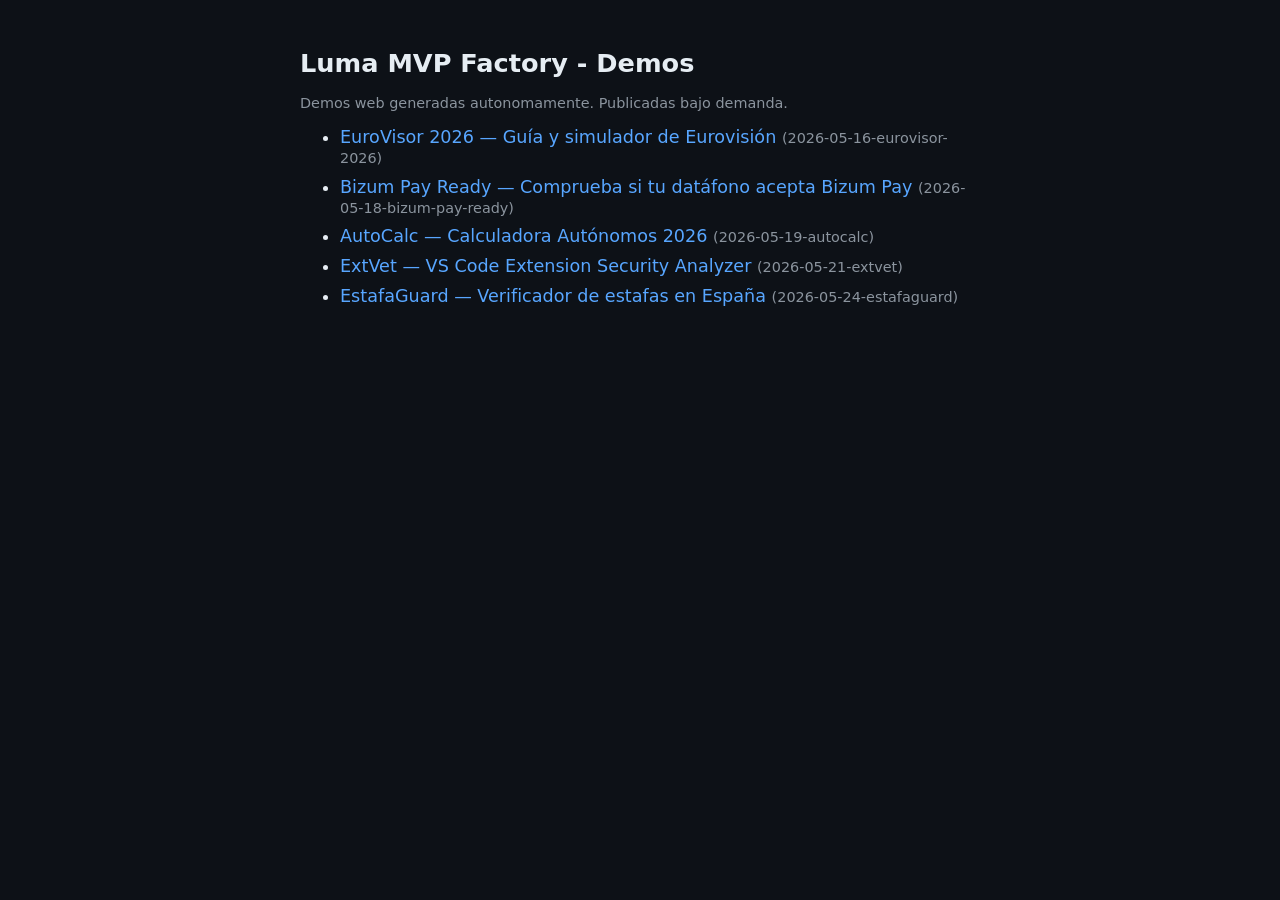
<file: index.html>
<!doctype html><html lang="es"><head><meta charset="utf-8">
<meta name="viewport" content="width=device-width,initial-scale=1">
<title>Luma MVP Factory - Demos</title>
<style>body{font-family:system-ui,sans-serif;max-width:680px;margin:3rem auto;padding:0 1rem;background:#0d1117;color:#e6edf3}
h1{font-size:1.6rem}a{color:#58a6ff;text-decoration:none}li{margin:.6rem 0;font-size:1.1rem}
.muted{color:#8b949e;font-size:.9rem}</style></head><body>
<h1>Luma MVP Factory - Demos</h1>
<p class="muted">Demos web generadas autonomamente. Publicadas bajo demanda.</p><ul>
<li><a href="./2026-05-16-eurovisor-2026/">EuroVisor 2026 — Guía y simulador de Eurovisión</a> <span class="muted">(2026-05-16-eurovisor-2026)</span></li>
<li><a href="./2026-05-18-bizum-pay-ready/">Bizum Pay Ready — Comprueba si tu datáfono acepta Bizum Pay</a> <span class="muted">(2026-05-18-bizum-pay-ready)</span></li>
<li><a href="./2026-05-19-autocalc/">AutoCalc — Calculadora Autónomos 2026</a> <span class="muted">(2026-05-19-autocalc)</span></li>
<li><a href="./2026-05-21-extvet/">ExtVet — VS Code Extension Security Analyzer</a> <span class="muted">(2026-05-21-extvet)</span></li>
<li><a href="./2026-05-24-estafaguard/">EstafaGuard — Verificador de estafas en España</a> <span class="muted">(2026-05-24-estafaguard)</span></li>
</ul></body></html>
</file>
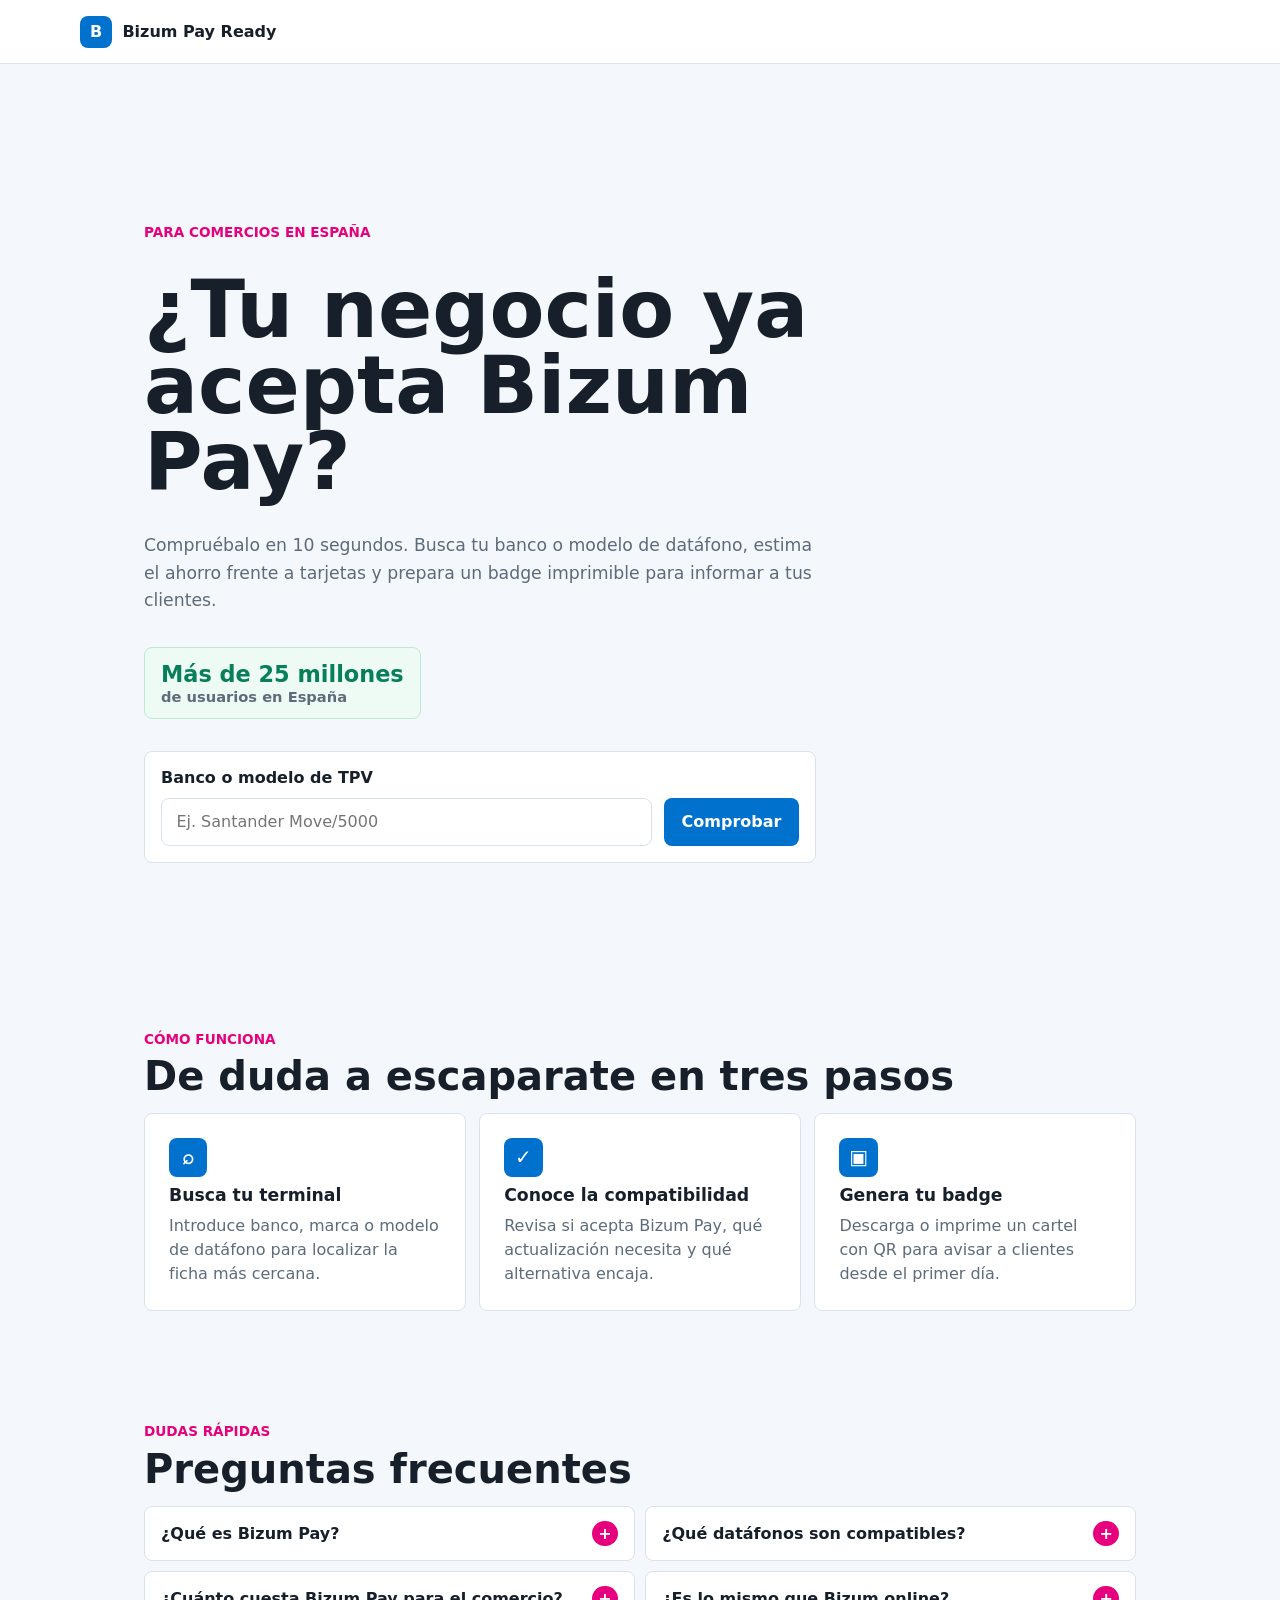
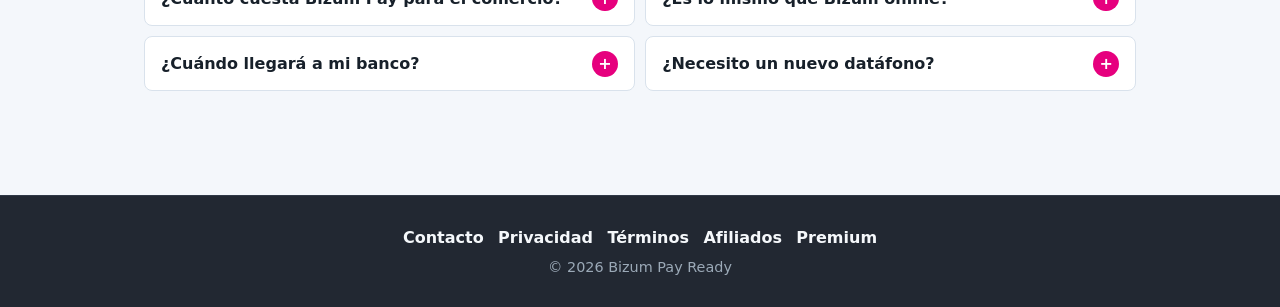
<file: 2026-05-18-bizum-pay-ready/index.html>
<!doctype html>
<html lang="es">
  <head>
    <meta charset="UTF-8">
    <meta name="viewport" content="width=device-width, initial-scale=1.0">
    <title>Bizum Pay Ready — Comprueba si tu datáfono acepta Bizum Pay</title>
    <meta
      name="description"
      content="Comprueba si tu datáfono acepta Bizum Pay. Calcula tu ahorro en comisiones y genera tu badge Aceptamos Bizum Pay gratis."
    >
    <meta name="robots" content="index, follow">
    <link rel="canonical" href="https://bizumpayready.es">
    <!-- Open Graph -->
    <meta property="og:title" content="Bizum Pay Ready — Comprueba si tu datáfono acepta Bizum Pay">
    <meta property="og:description" content="Comprueba si tu datáfono acepta Bizum Pay">
    <meta property="og:image" content="https://bizumpayready.es/assets/og-image.png">
    <meta property="og:url" content="https://bizumpayready.es">
    <meta property="og:type" content="website">
    <meta property="og:locale" content="es_ES">
    <!-- Twitter Card -->
    <meta name="twitter:card" content="summary_large_image">
    <meta name="twitter:title" content="Bizum Pay Ready — Comprueba si tu datáfono acepta Bizum Pay">
    <meta name="twitter:description" content="Comprueba si tu datáfono acepta Bizum Pay">
    <meta name="twitter:image" content="https://bizumpayready.es/assets/og-image.png">
    <!-- Google Analytics (descomentar con ID real) -->
    <!--
    <script async src="https://www.googletagmanager.com/gtag/js?id=G-XXXXXXXXXX" data-nosnippet></script>
    <script data-nosnippet>
      window.dataLayer = window.dataLayer || [];
      function gtag(){dataLayer.push(arguments);}
      gtag('js', new Date());
      gtag('config', 'G-XXXXXXXXXX');
    </script>
    -->
    <link rel="icon" href="assets/favicon.svg" type="image/svg+xml">
    <link rel="stylesheet" href="src/css/style.css">
  </head>
  <body>
    <header class="site-header">
      <a class="brand" href="#landing" aria-label="Bizum Pay Ready inicio">
        <span class="brand-mark" aria-hidden="true">B</span>
        <span>Bizum Pay Ready</span>
      </a>
    </header>

    <main>
      <section id="landing" class="view" aria-labelledby="landing-title">
        <div class="hero">
          <p class="eyebrow">Para comercios en España</p>
          <h1 id="landing-title">¿Tu negocio ya acepta Bizum Pay?</h1>
          <p class="hero-copy">
            Compruébalo en 10 segundos. Busca tu banco o modelo de datáfono, estima
            el ahorro frente a tarjetas y prepara un badge imprimible para informar a
            tus clientes.
          </p>
          <p class="impact-stat">
            <span>Más de 25 millones</span>
            <small>de usuarios en España</small>
          </p>
          <form class="search-panel" aria-label="Buscar compatibilidad de datáfono">
            <label for="terminal-search">Banco o modelo de TPV</label>
            <div class="search-row">
              <input
                id="terminal-search"
                name="terminal"
                type="search"
                autocomplete="off"
                placeholder="Ej. Santander Move/5000"
              >
              <button type="submit">Comprobar</button>
            </div>
            <div id="terminal-autocomplete" class="autocomplete-list" role="listbox"></div>
          </form>
        </div>

        <section class="how-it-works" aria-labelledby="how-title">
          <div class="section-heading">
            <p class="eyebrow">Cómo funciona</p>
            <h2 id="how-title">De duda a escaparate en tres pasos</h2>
          </div>
          <ol class="steps-list">
            <li>
              <span class="step-icon" aria-hidden="true">⌕</span>
              <h3>Busca tu terminal</h3>
              <p>Introduce banco, marca o modelo de datáfono para localizar la ficha más cercana.</p>
            </li>
            <li>
              <span class="step-icon" aria-hidden="true">✓</span>
              <h3>Conoce la compatibilidad</h3>
              <p>Revisa si acepta Bizum Pay, qué actualización necesita y qué alternativa encaja.</p>
            </li>
            <li>
              <span class="step-icon" aria-hidden="true">▣</span>
              <h3>Genera tu badge</h3>
              <p>Descarga o imprime un cartel con QR para avisar a clientes desde el primer día.</p>
            </li>
          </ol>
        </section>

        <section class="faq-section" aria-labelledby="faq-title">
          <div class="section-heading">
            <p class="eyebrow">Dudas rápidas</p>
            <h2 id="faq-title">Preguntas frecuentes</h2>
          </div>
          <div class="faq-list">
            <article class="faq-item">
              <button class="faq-question" type="button" aria-expanded="false">
                <span>¿Qué es Bizum Pay?</span>
                <span class="faq-indicator" aria-hidden="true">+</span>
              </button>
              <div class="faq-answer">
                <p>Es el pago presencial de Bizum para comercios, pensado para funcionar en terminales contactless compatibles.</p>
              </div>
            </article>
            <article class="faq-item">
              <button class="faq-question" type="button" aria-expanded="false">
                <span>¿Qué datáfonos son compatibles?</span>
                <span class="faq-indicator" aria-hidden="true">+</span>
              </button>
              <div class="faq-answer">
                <p>Depende del banco, el fabricante y la versión de firmware. El buscador cruza esos datos y muestra notas de actualización.</p>
              </div>
            </article>
            <article class="faq-item">
              <button class="faq-question" type="button" aria-expanded="false">
                <span>¿Cuánto cuesta Bizum Pay para el comercio?</span>
                <span class="faq-indicator" aria-hidden="true">+</span>
              </button>
              <div class="faq-answer">
                <p>Las comisiones dependen de cada contrato. La calculadora usa referencias orientativas para comparar escenarios.</p>
              </div>
            </article>
            <article class="faq-item">
              <button class="faq-question" type="button" aria-expanded="false">
                <span>¿Es lo mismo que Bizum online?</span>
                <span class="faq-indicator" aria-hidden="true">+</span>
              </button>
              <div class="faq-answer">
                <p>No. Bizum online se usa en ecommerce; Bizum Pay cubre el pago presencial en tienda mediante un flujo contactless.</p>
              </div>
            </article>
            <article class="faq-item">
              <button class="faq-question" type="button" aria-expanded="false">
                <span>¿Cuándo llegará a mi banco?</span>
                <span class="faq-indicator" aria-hidden="true">+</span>
              </button>
              <div class="faq-answer">
                <p>La activación será progresiva. Si tu entidad aún no aparece, revisa la fuente oficial o guarda la ficha para comprobarlo más adelante.</p>
              </div>
            </article>
            <article class="faq-item">
              <button class="faq-question" type="button" aria-expanded="false">
                <span>¿Necesito un nuevo datáfono?</span>
                <span class="faq-indicator" aria-hidden="true">+</span>
              </button>
              <div class="faq-answer">
                <p>En muchos casos bastará una actualización de software. Si tu equipo no soporta NFC o está descatalogado, puede tocar renovarlo.</p>
              </div>
            </article>
          </div>
        </section>
      </section>

      <section id="results" class="view" aria-labelledby="results-title" hidden>
        <div class="section-shell">
          <h2 id="results-title">Resultado de compatibilidad</h2>
          <div id="results-content" class="panel" aria-live="polite"></div>
        </div>
      </section>

      <section id="print" class="view" aria-labelledby="print-title" hidden>
        <div class="print-shell">
          <h2 id="print-title">Badge para imprimir</h2>
          <div id="badge-output" class="badge-placeholder"></div>
        </div>
      </section>
    </main>

    <footer class="site-footer">
      <nav aria-label="Enlaces legales y comerciales">
        <a href="#">Contacto</a>
        <a href="#">Privacidad</a>
        <a href="#">Términos</a>
        <a href="#afiliados">Afiliados</a>
        <a href="#premium">Premium</a>
      </nav>
      <p>© 2026 Bizum Pay Ready</p>
    </footer>

    <script src="src/js/data-loader.js" defer></script>
    <script src="src/js/search.js" defer></script>
    <script src="src/js/calculator.js" defer></script>
    <script src="src/js/results.js" defer></script>
    <script src="src/js/qrcode.min.js" defer></script>
    <script src="src/js/badge.js" defer></script>
    <script src="src/js/app.js" defer></script>
  </body>
</html>
</file>
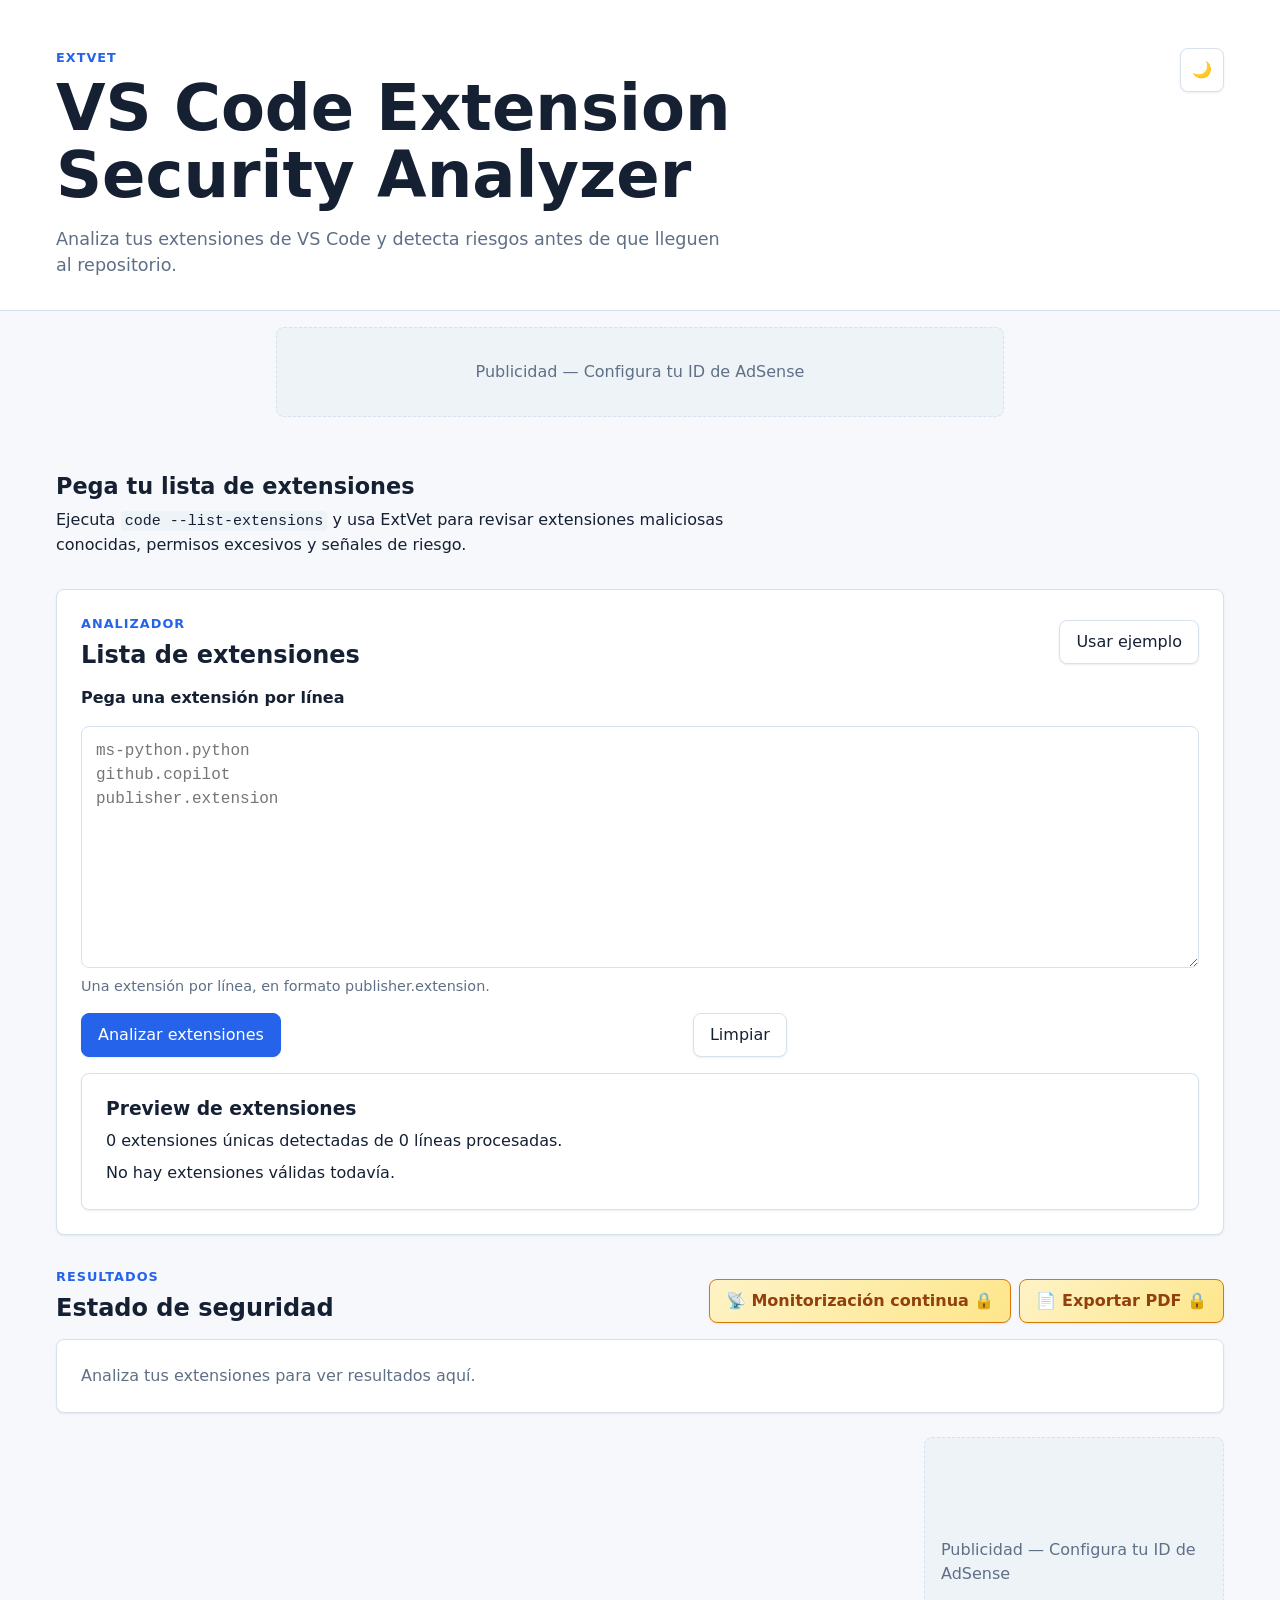
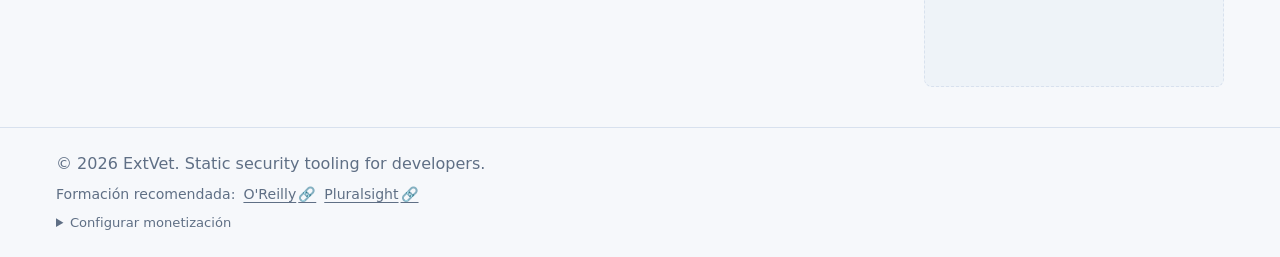
<file: 2026-05-21-extvet/index.html>
<!DOCTYPE html>
<html lang="es">
<head>
  <meta charset="UTF-8">
  <meta name="viewport" content="width=device-width, initial-scale=1.0">
  <meta name="description" content="Analiza la seguridad de tus extensiones de VS Code. Detecta extensiones maliciosas, permisos excesivos y riesgos de seguridad.">
  <meta name="keywords" content="VS Code, security, extensions, malware, analyzer">
  <meta property="og:title" content="ExtVet — Analizador de Seguridad de Extensiones VS Code">
  <meta property="og:description" content="Analiza la seguridad de tus extensiones de VS Code al instante">
  <meta property="og:type" content="website">
  <meta property="og:image" content="img/og-image.png">
  <meta property="og:url" content="https://QorexES.github.io/Luma-MVP/2026-05-21-pendiente/">
  <meta name="twitter:card" content="summary_large_image">
  <meta name="twitter:title" content="ExtVet — Analizador de Seguridad">
  <meta name="twitter:description" content="Analiza la seguridad de tus extensiones de VS Code">
  <meta name="theme-color" content="#111827">
  <meta name="extvet:ad-client" content="">
  <meta name="extvet:ad-banner-slot" content="">
  <meta name="extvet:ad-sidebar-slot" content="">
  <meta name="extvet:stripe-url" content="">
  <title>ExtVet — VS Code Extension Security Analyzer</title>
  <link rel="icon" type="image/svg+xml" href="img/favicon.svg">
  <link rel="manifest" href="manifest.json">
  <link rel="stylesheet" href="css/style.css">
</head>
<body>
  <a class="skip-link" href="#main-content">Saltar al contenido</a>
  <header class="site-header">
    <div class="shell">
      <div class="header-layout">
        <div>
          <p class="eyebrow">ExtVet</p>
          <h1>VS Code Extension Security Analyzer</h1>
          <p class="tagline">Analiza tus extensiones de VS Code y detecta riesgos antes de que lleguen al repositorio.</p>
        </div>
        <button class="dark-mode-toggle" type="button" id="dark-mode-toggle" aria-label="Cambiar a modo oscuro" aria-pressed="false">🌙</button>
      </div>
    </div>
  </header>

  <div class="shell ad-shell">
    <div class="ad-slot ad-banner" id="ad-banner" data-ad-client="" data-ad-slot="" role="complementary" aria-label="Publicidad">
      Publicidad — Configura tu ID de AdSense
    </div>
  </div>

  <main class="shell" id="main-content">
    <section class="intro" aria-labelledby="intro-title">
      <h2 id="intro-title">Pega tu lista de extensiones</h2>
      <p>Ejecuta <code>code --list-extensions</code> y usa ExtVet para revisar extensiones maliciosas conocidas, permisos excesivos y señales de riesgo.</p>
    </section>

    <section class="card input-panel" aria-labelledby="input-title">
      <div class="input-heading">
        <div>
          <p class="eyebrow">Analizador</p>
          <h2 id="input-title">Lista de extensiones</h2>
        </div>
        <button class="btn" type="button" id="sample-input">Usar ejemplo</button>
      </div>
      <label class="input-label" for="extension-input">Pega una extensión por línea</label>
      <textarea class="textarea" id="extension-input" rows="9" spellcheck="false" aria-describedby="input-help" placeholder="ms-python.python&#10;github.copilot&#10;publisher.extension"></textarea>
      <p class="input-help" id="input-help">Una extensión por línea, en formato publisher.extension.</p>
      <div class="input-actions">
        <button class="btn btn-primary" type="button" id="analyze-button">Analizar extensiones</button>
        <button class="btn" type="button" id="clear-button">Limpiar</button>
        <span id="app-status" class="app-status" role="status" aria-live="polite"></span>
      </div>
      <div id="parser-preview"></div>
    </section>

    <section class="results-shell" id="results" aria-labelledby="results-title">
      <div class="results-heading">
        <div>
          <p class="eyebrow">Resultados</p>
          <h2 id="results-title">Estado de seguridad</h2>
        </div>
        <div class="premium-actions" id="premium-actions" hidden>
          <button class="btn btn-premium" type="button" id="premium-monitor">📡 Monitorización continua 🔒</button>
          <button class="btn btn-premium" type="button" id="premium-export">📄 Exportar PDF 🔒</button>
        </div>
      </div>

      <div id="summary-card" class="results-empty card">
        Analiza tus extensiones para ver resultados aquí.
      </div>

      <div class="results-layout">
        <div class="results-main">
          <div id="badge-tools"></div>
          <div id="extensions-table"></div>
          <div id="recommendations"></div>
          <div id="mitigation"></div>
        </div>
        <aside class="results-sidebar" aria-label="Publicidad y herramientas recomendadas">
          <div class="ad-slot ad-sidebar" id="ad-sidebar" data-ad-client="" data-ad-slot="">
            Publicidad — Configura tu ID de AdSense
          </div>
        </aside>
      </div>
    </section>
  </main>

  <footer class="site-footer">
    <div class="shell">
      <p>&copy; <span id="current-year"></span> ExtVet. Static security tooling for developers.</p>
      <p class="footer-affiliates">
        Formación recomendada:
        <a class="affiliate-link" href="https://www.oreilly.com/search/?query=application%20security" target="_blank" rel="sponsored nofollow noopener">O'Reilly <span aria-label="enlace patrocinado">🔗</span></a>
        <a class="affiliate-link" href="https://www.pluralsight.com/search?q=security" target="_blank" rel="sponsored nofollow noopener">Pluralsight <span aria-label="enlace patrocinado">🔗</span></a>
      </p>
      <details class="monetization-config">
        <summary>Configurar monetización</summary>
        <p>Rellena las metas <code>extvet:ad-client</code>, <code>extvet:ad-banner-slot</code> y <code>extvet:ad-sidebar-slot</code>. Cambia las URLs patrocinadas por tus enlaces de afiliado.</p>
      </details>
    </div>
  </footer>

  <script>
    document.getElementById('current-year').textContent = new Date().getFullYear();
  </script>
  <script src="js/parser.js"></script>
  <script src="js/analyzer.js"></script>
  <script src="js/scorer.js"></script>
  <script src="js/badge.js"></script>
  <script src="js/renderer.js"></script>
  <script src="js/monetization.js"></script>
  <script src="js/app.js"></script>

  <!-- Premium gate modal -->
  <div class="modal-overlay" id="premium-modal" role="dialog" aria-modal="true" aria-labelledby="premium-modal-title" hidden>
    <div class="modal">
      <button class="modal-close" type="button" id="premium-modal-close" aria-label="Cerrar">&times;</button>
      <div class="modal-body">
        <h2 id="premium-modal-title">🔒 Funcionalidad Premium</h2>
        <p class="modal-text">Esta funcionalidad estará disponible próximamente. Déjanos tu email para acceso anticipado.</p>
        <form id="premium-form" novalidate>
          <div class="modal-field">
            <label for="premium-email">Email</label>
            <input class="input" type="email" id="premium-email" placeholder="tu@email.com" autocomplete="email" required>
            <span class="modal-error" id="premium-email-error" role="alert"></span>
          </div>
          <div class="modal-actions">
            <button class="btn btn-primary" type="submit">💌 Notificarme cuando esté disponible</button>
            <a class="btn btn-stripe" id="premium-stripe-btn" href="#" target="_blank" rel="noopener">🔄 Pre-registro ($4.99/mes)</a>
          </div>
        </form>
        <p class="modal-confirmation" id="premium-confirmation" hidden></p>
        <p class="modal-registered" id="premium-registered" hidden>Ya estás registrado 🎉 — Te avisaremos pronto.</p>
      </div>
    </div>
  </div>
</body>
</html>
</file>
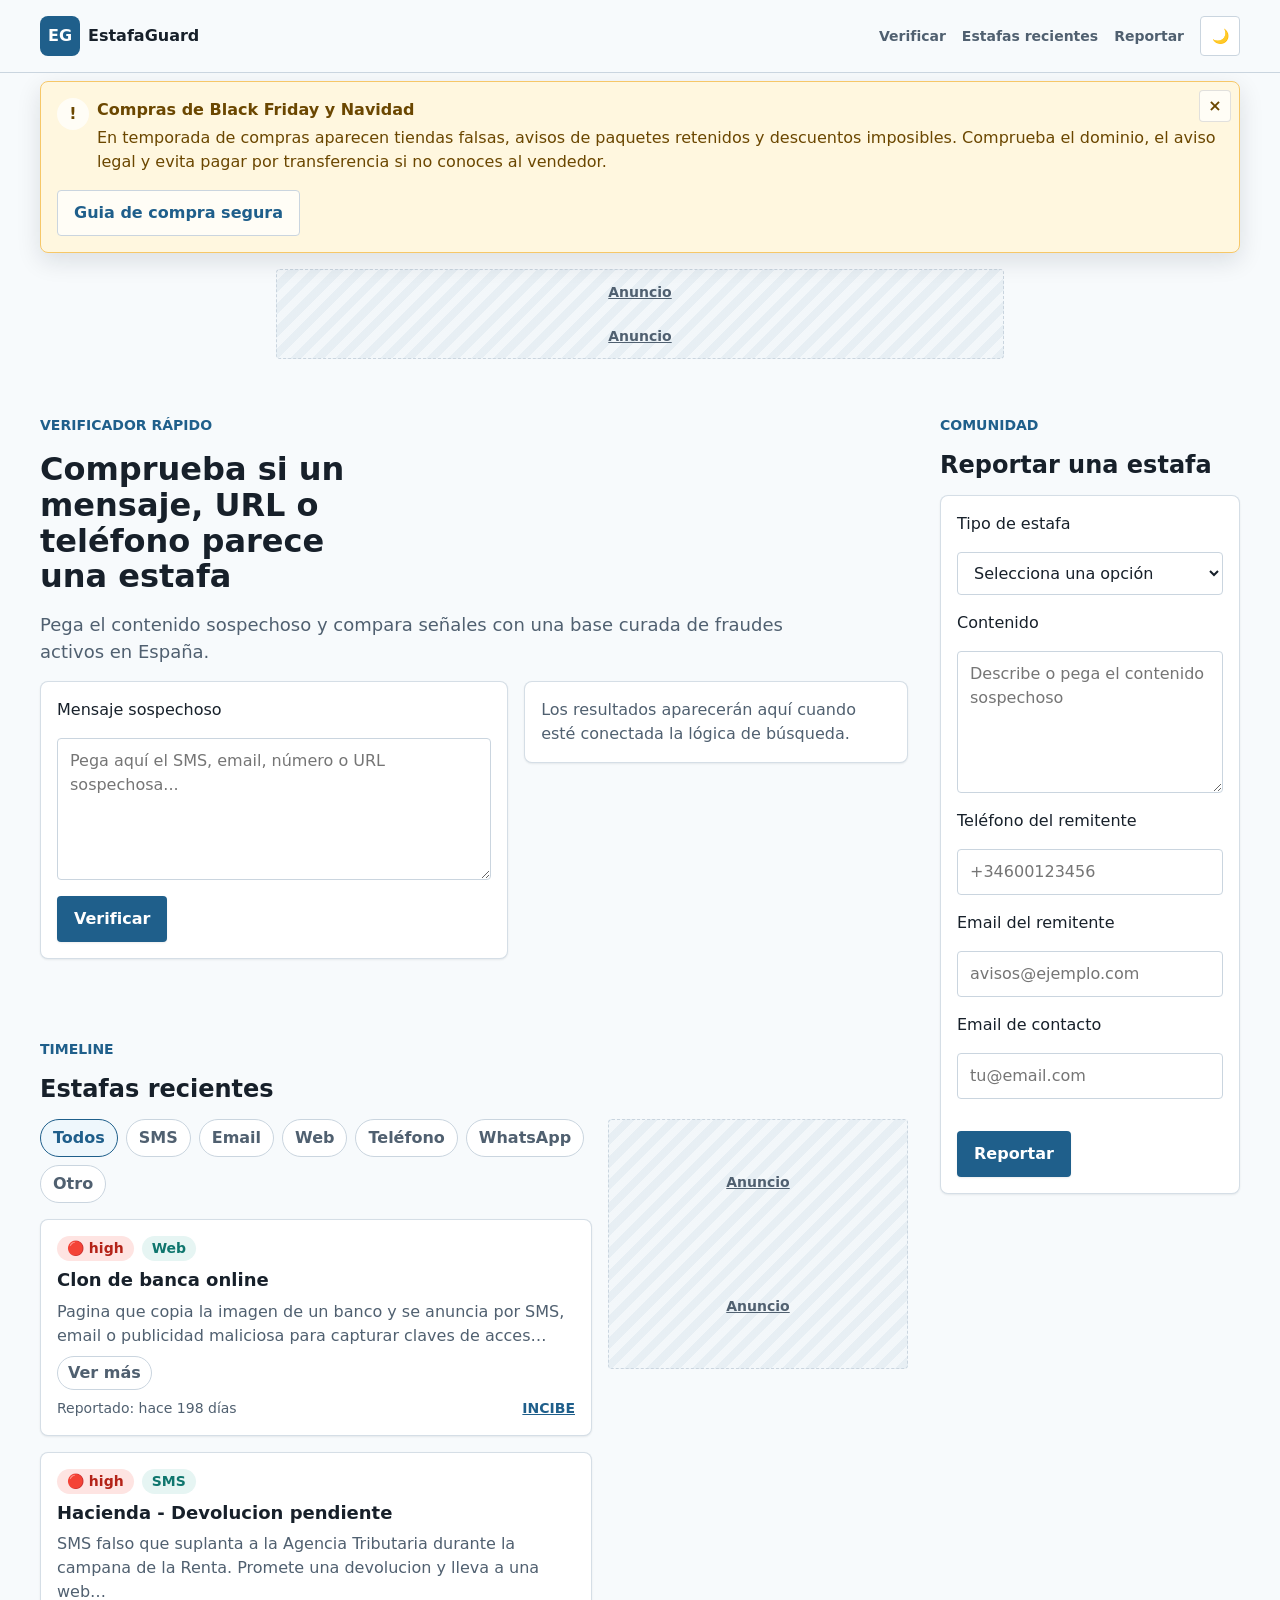
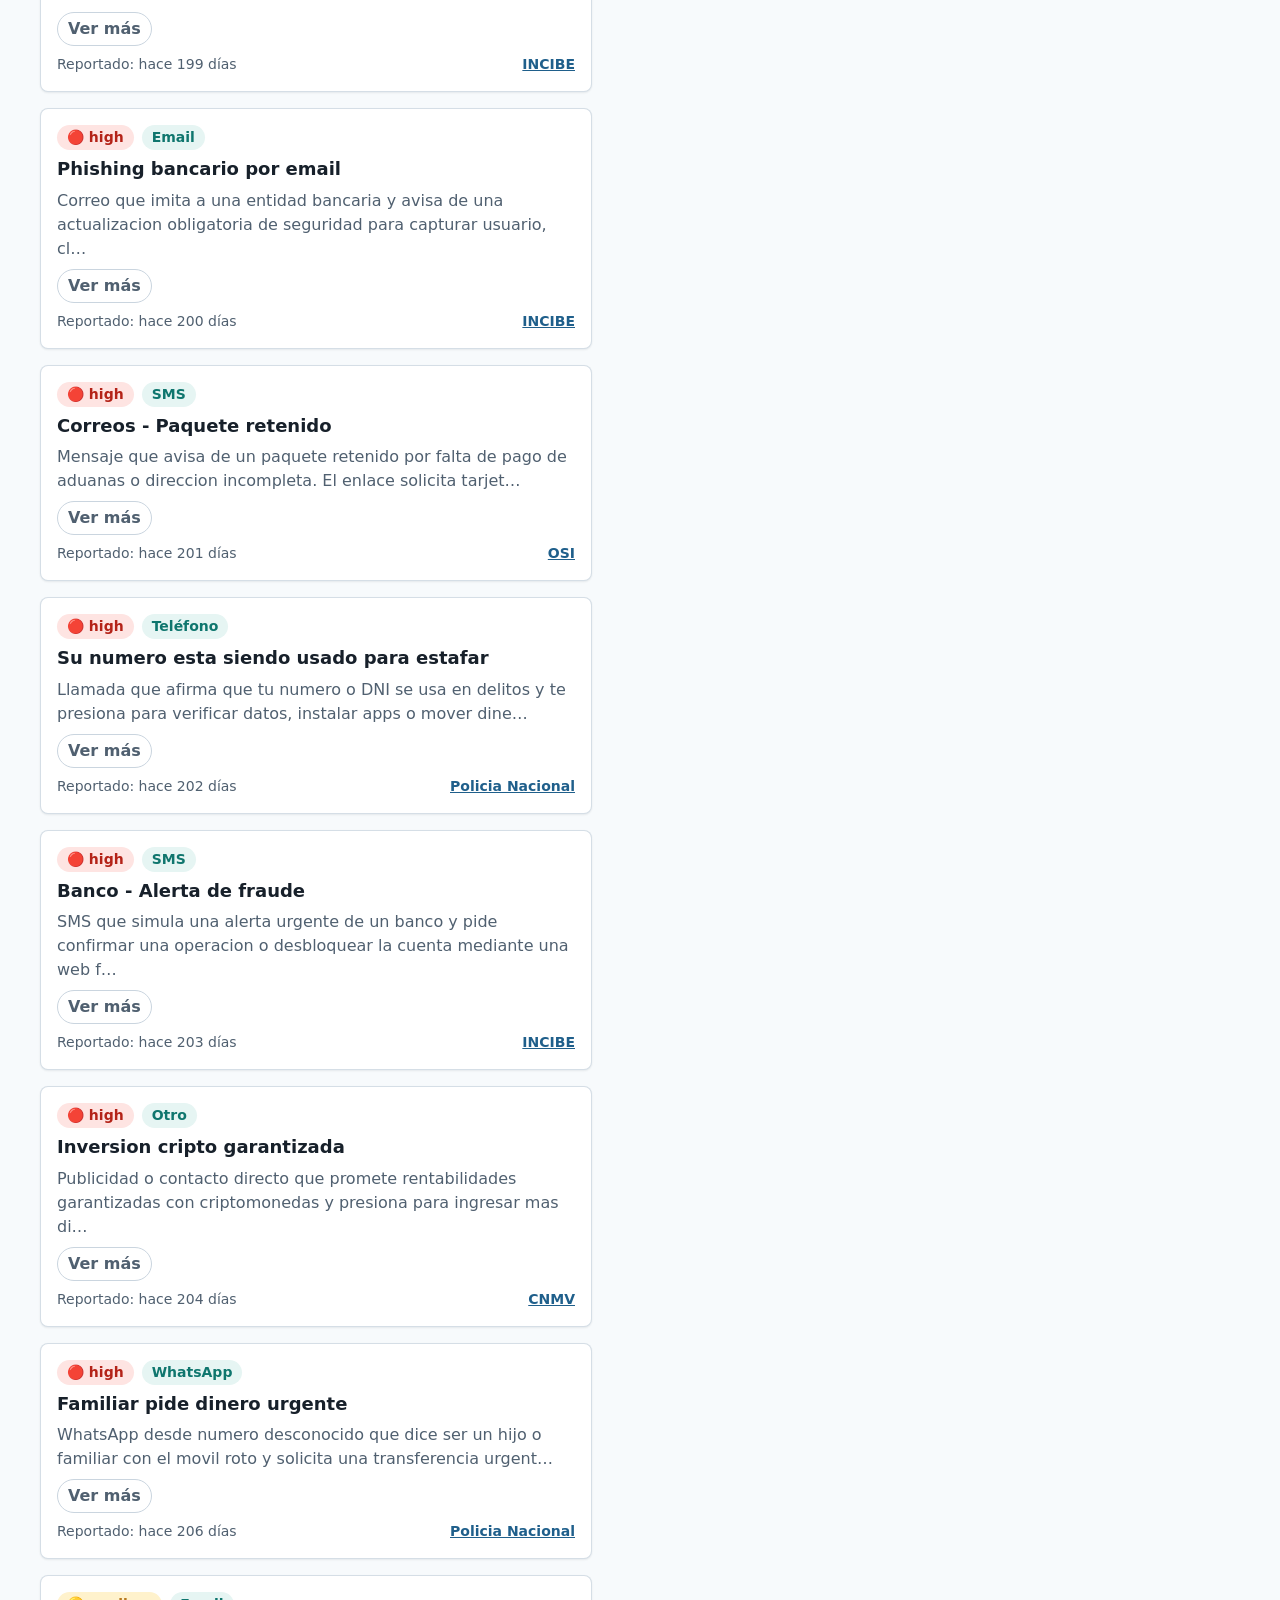
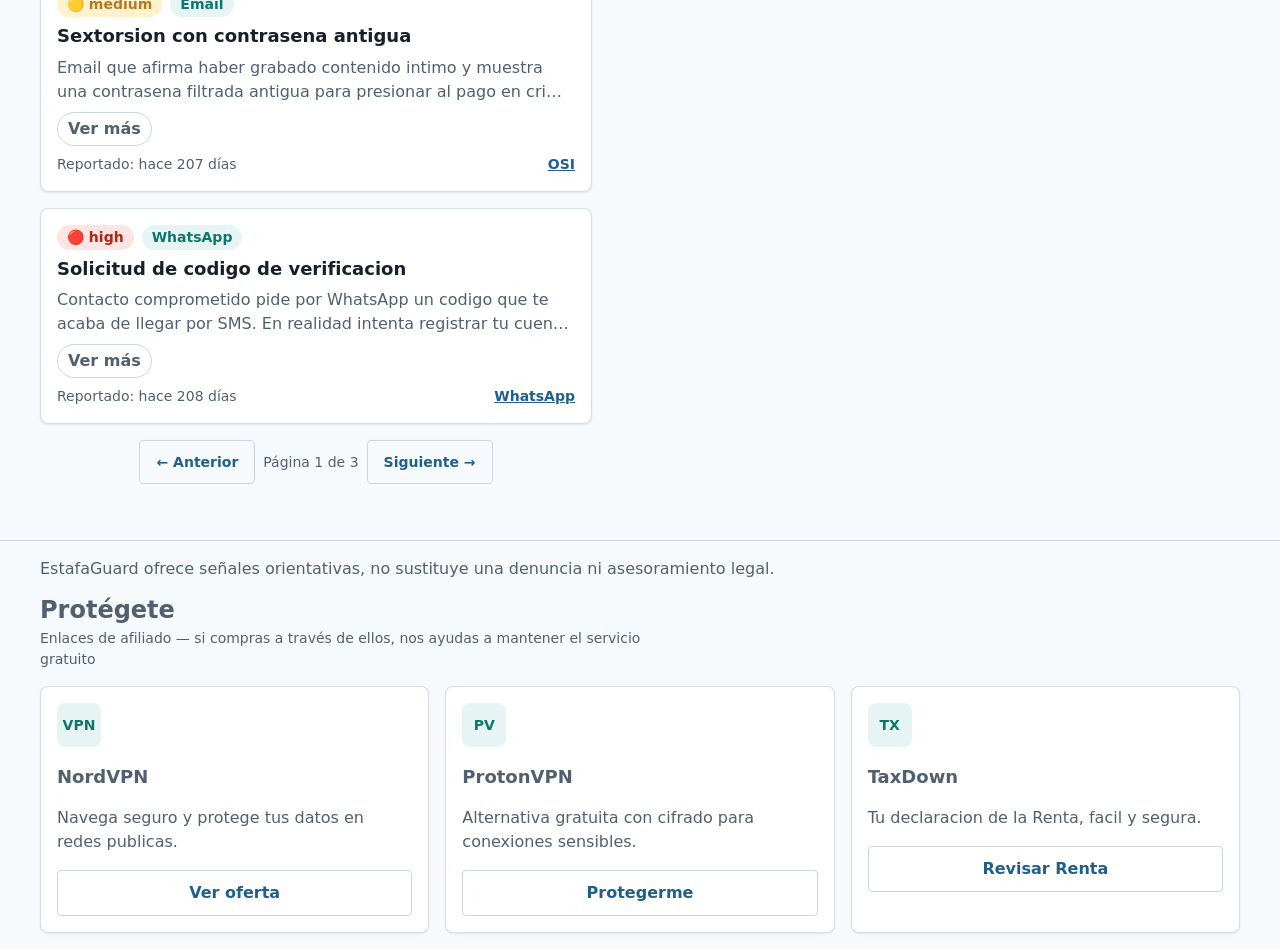
<file: 2026-05-24-estafaguard/index.html>
<!doctype html>
<html lang="es">
<head>
  <meta charset="utf-8">
  <meta name="viewport" content="width=device-width, initial-scale=1">
  <title>EstafaGuard — Verificador de estafas en España</title>
  <meta name="description" content="Verifica SMS, emails, URLs y teléfonos sospechosos con una base actualizada de estafas activas en España y consejos para protegerte.">
  <meta name="keywords" content="verificar estafa, phishing SMS, estafa hacienda, seguridad online">
  <link rel="canonical" href="https://estafaguard.github.io/">
  <link rel="manifest" href="manifest.json">
  <link rel="icon" href="assets/favicon.svg" type="image/svg+xml">
  <link rel="shortcut icon" href="favicon.ico">
  <meta name="theme-color" content="#1f5f8b">
  <meta property="og:title" content="EstafaGuard — Verificador de estafas en España">
  <meta property="og:description" content="Verifica SMS, emails, URLs y teléfonos sospechosos con una base actualizada de estafas activas en España y consejos para protegerte.">
  <meta property="og:type" content="website">
  <meta property="og:url" content="https://estafaguard.github.io/">
  <meta property="og:image" content="assets/og-image.png">
  <meta property="og:locale" content="es_ES">
  <meta name="twitter:card" content="summary_large_image">
  <meta name="twitter:title" content="EstafaGuard — Verificador de estafas en España">
  <meta name="twitter:description" content="Verifica SMS, emails, URLs y teléfonos sospechosos con una base actualizada de estafas activas en España y consejos para protegerte.">
  <link rel="stylesheet" href="css/style.css">
  <script type="application/ld+json">
    {
      "@context": "https://schema.org",
      "@graph": [
        {
          "@type": "WebApplication",
          "name": "EstafaGuard",
          "description": "Verificador de estafas en España para revisar SMS, emails, URLs y teléfonos sospechosos.",
          "applicationCategory": "SecurityApplication",
          "operatingSystem": "Any",
          "url": "https://estafaguard.github.io/"
        },
        {
          "@type": "FAQPage",
          "mainEntity": [
            {
              "@type": "Question",
              "name": "¿Cómo saber si un SMS de Hacienda es falso?",
              "acceptedAnswer": {
                "@type": "Answer",
                "text": "Desconfía si promete una devolución, pide datos bancarios o enlaza a un dominio que no sea la sede oficial de la Agencia Tributaria."
              }
            },
            {
              "@type": "Question",
              "name": "¿Qué hago si he pinchado en una URL sospechosa?",
              "acceptedAnswer": {
                "@type": "Answer",
                "text": "No introduzcas datos, cierra la página, cambia las contraseñas afectadas y contacta con tu banco si compartiste información financiera."
              }
            },
            {
              "@type": "Question",
              "name": "¿Puedo verificar un número de teléfono?",
              "acceptedAnswer": {
                "@type": "Answer",
                "text": "Sí. EstafaGuard normaliza números de teléfono y los compara con patrones reportados en la base de datos local."
              }
            },
            {
              "@type": "Question",
              "name": "¿Qué señales indican un email de phishing?",
              "acceptedAnswer": {
                "@type": "Answer",
                "text": "Urgencia artificial, faltas de ortografía, remitentes raros, adjuntos inesperados y enlaces que no coinciden con el dominio oficial."
              }
            },
            {
              "@type": "Question",
              "name": "¿Dónde denuncio una estafa online en España?",
              "acceptedAnswer": {
                "@type": "Answer",
                "text": "Puedes recopilar pruebas y acudir a la Policía Nacional, Guardia Civil o INCIBE. Si hay cargos bancarios, avisa también a tu entidad."
              }
            }
          ]
        }
      ]
    }
  </script>
</head>
<body>
  <header class="site-header">
    <div class="container header-layout">
      <a id="logo" class="brand" href="#search-section" aria-label="EstafaGuard inicio">
        <span class="brand-mark" aria-hidden="true">EG</span>
        <span class="brand-name">EstafaGuard</span>
      </a>
      <nav class="header-nav" aria-label="Navegación principal">
        <a href="#search-section">Verificar</a>
        <a href="#feed-section">Estafas recientes</a>
        <a href="#report-section">Reportar</a>
        <button id="theme-toggle" class="theme-toggle" type="button" aria-label="Activar modo oscuro">
          <span aria-hidden="true">🌙</span>
        </button>
      </nav>
    </div>
  </header>
  <div id="alert-banner-root" class="alert-banner-root" aria-live="polite"></div>

  <aside class="container ad-container ad-container-top" aria-label="Publicidad">
    <ins class="adsbygoogle ad-slot ad-slot-top"
      data-ad-client="ca-pub-XXXXXXXXXXXXXXXX"
      data-ad-slot="XXXXXXXXXX"
      data-ad-label="Anuncio">Anuncio</ins>
  </aside>

  <main id="main" class="container page-main">
    <section id="search-section" class="section-block" aria-labelledby="search-title">
      <p class="section-kicker">Verificador rápido</p>
      <h1 id="search-title">Comprueba si un mensaje, URL o teléfono parece una estafa</h1>
      <p class="section-lede">
        Pega el contenido sospechoso y compara señales con una base curada de fraudes activos en España.
      </p>
      <form class="card search-shell" action="#" method="get">
        <label for="scam-input">Mensaje sospechoso</label>
        <textarea id="scam-input" class="input" name="query" rows="5" placeholder="Pega aquí el SMS, email, número o URL sospechosa..."></textarea>
        <button class="btn btn-primary" type="submit">Verificar</button>
      </form>
      <div id="search-results" class="card results-placeholder" aria-live="polite">
        Los resultados aparecerán aquí cuando esté conectada la lógica de búsqueda.
      </div>
    </section>

    <section id="feed-section" class="section-block" aria-labelledby="feed-title">
      <p class="section-kicker">Timeline</p>
      <h2 id="feed-title">Estafas recientes</h2>
      <div class="feed-layout">
        <div class="feed-main">
          <nav id="feed-filters" class="feed-filters" aria-label="Filtrar estafas recientes"></nav>
          <div id="feed-list" class="feed-list" aria-live="polite">
            <div class="card feed-placeholder">Cargando estafas reportadas...</div>
          </div>
          <div id="feed-pagination" class="feed-pagination" aria-label="Paginación del timeline"></div>
        </div>
        <aside class="ad-container ad-container-sidebar" aria-label="Publicidad lateral">
          <ins class="adsbygoogle ad-slot ad-slot-sidebar"
            data-ad-client="ca-pub-XXXXXXXXXXXXXXXX"
            data-ad-slot="XXXXXXXXXX"
            data-ad-label="Anuncio">Anuncio</ins>
        </aside>
      </div>
    </section>

    <section id="report-section" class="section-block" aria-labelledby="report-title">
      <p class="section-kicker">Comunidad</p>
      <h2 id="report-title">Reportar una estafa</h2>
      <form id="report-form" class="card report-shell" action="#" method="post">
        <label for="report-type">Tipo de estafa</label>
        <select id="report-type" class="input" name="type" required>
          <option value="">Selecciona una opción</option>
          <option value="sms">SMS</option>
          <option value="email">Email</option>
          <option value="web">Web/URL</option>
          <option value="phone">Teléfono</option>
          <option value="whatsapp">WhatsApp</option>
          <option value="other">Otro</option>
        </select>

        <label for="report-content">Contenido</label>
        <textarea id="report-content" class="input" name="content" rows="5" minlength="20" required placeholder="Describe o pega el contenido sospechoso"></textarea>

        <label for="report-phone">Teléfono del remitente</label>
        <input id="report-phone" class="input" name="sender_phone" type="tel" pattern="^\\+?[0-9\\s().-]{7,20}$" placeholder="+34600123456">

        <label for="report-email">Email del remitente</label>
        <input id="report-email" class="input" name="sender_email" type="email" placeholder="avisos@ejemplo.com">

        <label for="report-contact">Email de contacto</label>
        <input id="report-contact" class="input" name="contact" type="email" placeholder="tu@email.com">

        <p id="report-status" class="form-status" aria-live="assertive"></p>
        <button id="report-submit" class="btn btn-primary" type="submit">Reportar</button>
      </form>
    </section>
  </main>

  <div id="report-success-modal" class="modal" aria-hidden="true" role="dialog" aria-modal="true" aria-labelledby="report-success-title">
    <div class="modal-content report-modal-content">
      <button class="modal-close" type="button" data-modal-close aria-label="Cerrar">&times;</button>
      <div class="success-mark" aria-hidden="true">✓</div>
      <h2 id="report-success-title">¡Gracias por reportar!</h2>
      <p>Hemos copiado la información al portapapeles. Puedes crear un GitHub Issue con estos datos para que lo revisemos.</p>
      <textarea id="report-json-fallback" class="input report-json-fallback" rows="7" readonly hidden></textarea>
      <a class="btn btn-primary" href="https://github.com/estafaguard/estafaguard/issues/new" target="_blank" rel="noopener">Crear GitHub Issue</a>
    </div>
  </div>

  <footer class="site-footer">
    <div class="container footer-layout">
      <p>EstafaGuard ofrece señales orientativas, no sustituye una denuncia ni asesoramiento legal.</p>
      <section class="affiliate-section" aria-label="Sección de afiliados">
        <div class="section-heading-row">
          <h2>Protégete</h2>
          <p>Enlaces de afiliado — si compras a través de ellos, nos ayudas a mantener el servicio gratuito</p>
        </div>
        <div class="affiliate-grid">
          <article class="card affiliate-card">
            <span class="affiliate-icon" aria-hidden="true">VPN</span>
            <h3>NordVPN</h3>
            <p>Navega seguro y protege tus datos en redes publicas.</p>
            <a class="btn btn-outline" href="https://nordvpn.com/es/" target="_blank" rel="sponsored nofollow" data-affiliate="true">Ver oferta</a>
          </article>
          <article class="card affiliate-card">
            <span class="affiliate-icon" aria-hidden="true">PV</span>
            <h3>ProtonVPN</h3>
            <p>Alternativa gratuita con cifrado para conexiones sensibles.</p>
            <a class="btn btn-outline" href="https://protonvpn.com/" target="_blank" rel="sponsored nofollow" data-affiliate="true">Protegerme</a>
          </article>
          <article class="card affiliate-card">
            <span class="affiliate-icon" aria-hidden="true">TX</span>
            <h3>TaxDown</h3>
            <p>Tu declaracion de la Renta, facil y segura.</p>
            <a class="btn btn-outline" href="https://taxdown.es/" target="_blank" rel="sponsored nofollow" data-affiliate="true">Revisar Renta</a>
          </article>
        </div>
      </section>
    </div>
  </footer>

  <script src="js/search.js"></script>
  <script src="js/feed.js"></script>
  <script src="js/alerts.js"></script>
  <script src="js/report.js"></script>
  <script src="js/monetization.js"></script>
  <script src="js/app.js"></script>
  <script>
    if ("serviceWorker" in navigator) {
      window.addEventListener("load", function () {
        navigator.serviceWorker.register("sw.js").catch(function () {
          // Offline support is optional; the app remains fully usable online.
        });
      });
    }
  </script>
</body>
</html>
</file>
<file: 2026-05-18-bizum-pay-ready/src/css/style.css>
:root {
  --color-bizum-azul: #0072CE;
  --color-bizum-magenta: #E6007E;
  --color-bizum-green: #00A443;
  --color-ink: #17202a;
  --color-muted: #5d6b7a;
  --color-surface: #ffffff;
  --color-page: #f4f7fb;
  --color-line: #d9e2ec;
  --space-page: clamp(1rem, 4vw, 3rem);
  --radius: 8px;
  font-family: system-ui, -apple-system, sans-serif;
}

html {
  scroll-behavior: smooth;
}

*,
*::before,
*::after {
  box-sizing: border-box;
}

body {
  margin: 0;
  padding: 0;
  min-height: 100vh;
  color: var(--color-ink);
  background: var(--color-page);
}

img {
  display: block;
  max-width: 100%;
}

button,
input {
  font: inherit;
}

button {
  border: 0;
  cursor: pointer;
}

#landing {
  display: block;
}

#results,
#print {
  display: none;
}

.site-header {
  display: flex;
  align-items: center;
  min-height: 4rem;
  padding: 0 var(--space-page);
  background: var(--color-surface);
  border-bottom: 1px solid var(--color-line);
}

.site-footer {
  display: grid;
  gap: 0.75rem;
  justify-items: center;
  padding: 1.5rem var(--space-page);
  color: #dce6ef;
  background: #222832;
  border-top: 1px solid #303947;
}

.site-footer nav {
  display: flex;
  flex-wrap: wrap;
  gap: 0.9rem;
  justify-content: center;
}

.site-footer a {
  color: #f5f8fb;
  font-weight: 700;
  text-decoration: none;
}

.site-footer p {
  color: #9ba9b7;
  font-size: 0.9rem;
}

.brand {
  display: inline-flex;
  align-items: center;
  gap: 0.65rem;
  color: var(--color-ink);
  font-weight: 800;
  text-decoration: none;
}

.brand-mark {
  display: grid;
  width: 2rem;
  height: 2rem;
  place-items: center;
  color: white;
  background: var(--color-bizum-azul);
  border-radius: var(--radius);
}

.view {
  padding: var(--space-page);
}

.hero,
.section-shell,
.print-shell {
  width: min(100%, 62rem);
  margin: 0 auto;
}

.hero {
  display: grid;
  gap: 1.5rem;
  padding: clamp(2rem, 7vw, 5rem) 0;
}

.eyebrow {
  color: var(--color-bizum-magenta);
  font-size: 0.85rem;
  font-weight: 800;
  text-transform: uppercase;
}

h1,
h2,
p {
  margin: 0;
}

h1 {
  max-width: 12ch;
  font-size: clamp(2.35rem, 8vw, 5rem);
  line-height: 0.95;
}

h2 {
  font-size: clamp(1.6rem, 5vw, 2.5rem);
  line-height: 1.05;
}

h3 {
  margin: 0;
  font-size: 1.08rem;
}

.hero-copy {
  max-width: 42rem;
  color: var(--color-muted);
  font-size: 1.08rem;
  line-height: 1.6;
}

.impact-stat {
  display: grid;
  width: fit-content;
  gap: 0.1rem;
  padding: 0.8rem 1rem;
  background: #eefbf5;
  border: 1px solid #bee9d0;
  border-radius: var(--radius);
}

.impact-stat span {
  color: #087f5b;
  font-size: 1.4rem;
  font-weight: 850;
}

.impact-stat small {
  color: var(--color-muted);
  font-weight: 700;
}

.search-panel,
.panel,
.badge-placeholder {
  width: min(100%, 42rem);
  padding: 1rem;
  background: var(--color-surface);
  border: 1px solid var(--color-line);
  border-radius: var(--radius);
}

.search-panel {
  display: grid;
  gap: 0.65rem;
  position: relative;
}

.search-panel label {
  font-weight: 700;
}

.search-row {
  display: grid;
  gap: 0.75rem;
}

.search-row input,
.search-row button {
  min-height: 3rem;
  border-radius: var(--radius);
}

.search-row input {
  width: 100%;
  padding: 0 0.9rem;
  border: 1px solid var(--color-line);
}

.search-row button {
  padding: 0 1.1rem;
  color: white;
  font-weight: 800;
  background: var(--color-bizum-azul);
}

.how-it-works,
.faq-section {
  width: min(100%, 62rem);
  margin: 0 auto;
  padding: clamp(1.5rem, 5vw, 3.5rem) 0;
}

.section-heading {
  display: grid;
  gap: 0.55rem;
  margin-bottom: 1rem;
}

.steps-list {
  display: grid;
  gap: 0.85rem;
  margin: 0;
  padding: 0;
  list-style: none;
}

.steps-list li {
  display: grid;
  gap: 0.55rem;
  padding: 1rem;
  background: var(--color-surface);
  border: 1px solid var(--color-line);
  border-radius: var(--radius);
}

.steps-list p,
.faq-answer p {
  color: var(--color-muted);
  line-height: 1.5;
}

.step-icon {
  display: grid;
  width: 2.4rem;
  height: 2.4rem;
  place-items: center;
  color: white;
  background: var(--color-bizum-azul);
  border-radius: var(--radius);
  font-size: 1.25rem;
  font-weight: 900;
}

.faq-list {
  display: grid;
  gap: 0.65rem;
}

.faq-item {
  overflow: hidden;
  background: var(--color-surface);
  border: 1px solid var(--color-line);
  border-radius: var(--radius);
}

.faq-question {
  display: flex;
  width: 100%;
  min-height: 3.25rem;
  align-items: center;
  justify-content: space-between;
  gap: 1rem;
  padding: 0.85rem 1rem;
  color: var(--color-ink);
  background: transparent;
  text-align: left;
  font-weight: 800;
}

.faq-indicator {
  display: grid;
  flex: 0 0 auto;
  width: 1.6rem;
  height: 1.6rem;
  place-items: center;
  color: white;
  background: var(--color-bizum-magenta);
  border-radius: 999px;
}

.faq-answer {
  max-height: 0;
  overflow: hidden;
  transition: max-height 180ms ease;
}

.faq-answer p {
  padding: 0 1rem 1rem;
}

.faq-item.expanded .faq-answer {
  max-height: 8rem;
}

.faq-item.expanded .faq-indicator {
  background: var(--color-bizum-green);
}

.badge-placeholder {
  min-height: 16rem;
}

.autocomplete-list {
  display: none;
  position: absolute;
  z-index: 10;
  right: 1rem;
  bottom: 1rem;
  left: 1rem;
  transform: translateY(100%);
  overflow: hidden;
  background: var(--color-surface);
  border: 1px solid var(--color-line);
  border-radius: var(--radius);
  box-shadow: 0 16px 32px rgba(23, 32, 42, 0.12);
}

.autocomplete-item {
  padding: 0.8rem 0.9rem;
  cursor: pointer;
}

.autocomplete-item + .autocomplete-item {
  border-top: 1px solid var(--color-line);
}

.autocomplete-item.highlighted,
.autocomplete-item:hover {
  color: white;
  background: var(--color-bizum-azul);
}

.no-results {
  color: var(--color-muted);
  cursor: default;
}

.result-card,
.calculator-widget,
.badge-widget {
  display: grid;
  gap: 1rem;
}

.result-header {
  display: flex;
  gap: 0.85rem;
  align-items: flex-start;
}

.result-icon {
  font-size: 2rem;
}

.result-status,
.result-terminal-name,
.result-detail {
  margin: 0;
}

.result-status.compatible {
  color: #087f5b;
}

.result-status.not-compatible {
  color: #c92a2a;
}

.result-terminal-name,
.result-detail,
.calculator-note,
.badge-copy p {
  color: var(--color-muted);
  line-height: 1.5;
}

.result-meta,
.results-actions,
.badge-actions {
  display: flex;
  flex-wrap: wrap;
  gap: 0.75rem;
  align-items: center;
}

.category-tag,
.result-updated {
  display: inline-flex;
  padding: 0.35rem 0.55rem;
  border-radius: 999px;
  background: #edf6ff;
  color: #165a96;
  font-size: 0.85rem;
  font-weight: 700;
}

.calculator-widget,
.badge-widget,
.monetization-section {
  margin-top: 1rem;
  padding-top: 1rem;
  border-top: 1px solid var(--color-line);
}

.calculator-controls,
.calculator-results {
  display: grid;
  gap: 0.85rem;
}

.slider-group {
  display: grid;
  gap: 0.4rem;
}

.slider-group input {
  width: 100%;
}

.calc-row,
.calc-savings-highlight {
  display: flex;
  justify-content: space-between;
  gap: 1rem;
  padding: 0.75rem;
  border: 1px solid var(--color-line);
  border-radius: var(--radius);
}

.calc-savings-highlight {
  display: grid;
  background: #eefbf5;
}

.calc-savings-big {
  color: #087f5b;
  font-size: 1.75rem;
  font-weight: 800;
}

.badge-field {
  font-weight: 700;
}

.badge-input {
  min-height: 2.75rem;
  padding: 0 0.75rem;
  border: 1px solid var(--color-line);
  border-radius: var(--radius);
}

.badge-preview {
  display: grid;
  min-height: 14rem;
  place-items: center;
  padding: 0.75rem;
  background: #e9eef5;
  border-radius: var(--radius);
}

.bizum-badge-canvas {
  width: 100%;
  max-width: 42rem;
  height: auto;
  border-radius: var(--radius);
  box-shadow: 0 10px 26px rgba(23, 32, 42, 0.15);
}

.badge-actions button,
.btn-new-search,
.premium-cta,
.affiliate-card a {
  display: inline-flex;
  align-items: center;
  justify-content: center;
  min-height: 2.75rem;
  padding: 0 1rem;
  color: white;
  font-weight: 800;
  text-decoration: none;
  background: var(--color-bizum-azul);
  border-radius: var(--radius);
}

.badge-actions button + button {
  background: var(--color-bizum-magenta);
}

.premium-panel,
.affiliate-panel {
  display: grid;
  gap: 1rem;
}

.premium-price {
  margin-top: 0.35rem;
  color: var(--color-bizum-azul);
  font-size: 1.4rem;
  font-weight: 800;
}

.premium-benefits {
  display: grid;
  gap: 0.45rem;
  margin: 0.75rem 0 0;
  padding-left: 1.2rem;
  color: var(--color-muted);
  line-height: 1.45;
}

.premium-cta {
  width: fit-content;
  background: var(--color-bizum-magenta);
}

.affiliate-grid {
  display: grid;
  gap: 0.75rem;
}

.affiliate-card {
  display: grid;
  gap: 0.65rem;
  padding: 1rem;
  border: 1px solid var(--color-line);
  border-radius: var(--radius);
  background: #fbfdff;
}

.affiliate-card h4,
.affiliate-card p {
  margin: 0;
}

.affiliate-card p {
  color: var(--color-muted);
  line-height: 1.45;
}

.affiliate-card a {
  width: fit-content;
}

.badge-fallback {
  padding: 1rem;
  color: #8a1c1c;
  background: #fff5f5;
  border: 1px solid #ffc9c9;
  border-radius: var(--radius);
}

.badge-url {
  word-break: break-all;
}

/* ----- Tablet (≥768px) ----- */
@media (min-width: 42rem) {
  .search-row {
    grid-template-columns: 1fr auto;
    align-items: center;
  }

  .steps-list {
    grid-template-columns: repeat(3, 1fr);
  }

  .premium-panel {
    grid-template-columns: 1fr auto;
    align-items: center;
  }

  .affiliate-grid {
    grid-template-columns: repeat(3, 1fr);
  }

  .site-header {
    padding: 0 clamp(1.5rem, 6vw, 4rem);
  }

  .site-footer {
    padding: 2rem clamp(1.5rem, 6vw, 4rem);
  }

  .hero {
    padding: clamp(3rem, 9vw, 6rem) 0;
  }

  .faq-list {
    grid-template-columns: repeat(2, 1fr);
  }

  .calculator-widget {
    grid-template-columns: 1fr 1fr;
    gap: 2rem;
  }

  .badge-widget {
    grid-template-columns: 250px 1fr;
    gap: 2rem;
  }

  .badge-preview {
    min-height: 18rem;
  }

  .result-card {
    gap: 1.5rem;
  }
}

/* ----- Desktop (≥1024px) ----- */
@media (min-width: 64rem) {
  body {
    display: grid;
    grid-template-rows: auto 1fr auto;
  }

  .site-header {
    padding: 0 clamp(2rem, 8vw, 5rem);
  }

  .hero {
    padding: clamp(4rem, 10vw, 7rem) 0;
    gap: 2rem;
  }

  .impact-stat {
    font-size: 1.1rem;
  }

  .results-layout {
    display: grid;
    grid-template-columns: 1fr 1fr;
    gap: 2rem;
    align-items: start;
  }

  .monetization-section {
    display: grid;
    grid-template-columns: 1fr 1fr;
    gap: 2rem;
  }

  .monetization-section > :first-child {
    border-right: 1px solid var(--color-line);
    padding-right: 2rem;
  }

  .section-shell {
    max-width: 75rem;
  }

  .steps-list li {
    padding: 1.5rem;
  }
}

/* ----- Dark mode ----- */
@media (prefers-color-scheme: dark) {
  :root {
    --color-surface: #1e1e1e;
    --color-page: #121212;
    --color-line: #333;
    --color-ink: #e0e0e0;
    --color-muted: #aaa;
  }

  .site-header {
    background: #1a1a1a;
    border-color: #2a2a2a;
  }

  .site-footer {
    background: #0d0d0d;
    border-color: #222;
  }

  .search-panel,
  .panel,
  .badge-placeholder,
  .steps-list li,
  .faq-item,
  .calc-row,
  .affiliate-card {
    background: #1a1a1a;
    border-color: #2a2a2a;
  }

  .impact-stat {
    background: #0d3320;
    border-color: #1a4a30;
  }

  .search-row input {
    background: #2a2a2a;
    color: #e0e0e0;
    border-color: #333;
  }

  .badge-preview {
    background: #252525;
  }

  .calc-savings-highlight {
    background: #0d3320;
  }

  .category-tag,
  .result-updated {
    background: #1a2030;
    color: #89b4f8;
  }

  .affiliate-card {
    background: #181818;
  }

  .badge-fallback {
    background: #2a1515;
    border-color: #5a2020;
    color: #e0a0a0;
  }

  .autocomplete-list {
    background: #1e1e1e;
    border-color: #333;
    box-shadow: 0 16px 32px rgba(0,0,0,0.5);
  }

  .autocomplete-item + .autocomplete-item {
    border-color: #2a2a2a;
  }
}

@media print {
  @page {
    margin: 12mm;
    size: A4;
  }

  body {
    background: white !important;
    color: black !important;
    -webkit-print-color-adjust: exact;
    print-color-adjust: exact;
  }

  .site-header,
  .site-footer,
  #landing,
  #results,
  #print-title,
  .badge-actions,
  .results-actions,
  .btn-new-search,
  .monetization-section,
  button,
  nav {
    display: none !important;
  }

  #print {
    display: block !important;
    padding: 0;
    width: 100%;
  }

  .print-shell {
    width: 100%;
    min-height: 100vh;
    display: grid;
    place-items: center;
    padding: 0;
  }

  .badge-placeholder {
    background: white !important;
    border: none !important;
    padding: 0;
    box-shadow: none !important;
  }

  .print-badge-canvas {
    width: 18cm;
    max-width: 100%;
    box-shadow: none !important;
    border-radius: 0 !important;
  }

  .bizum-badge-canvas {
    box-shadow: none !important;
    border-radius: 0 !important;
  }

  * {
    background: transparent !important;
    box-shadow: none !important;
    text-shadow: none !important;
  }
}
</file>
<file: 2026-05-21-extvet/css/style.css>
:root {
  --color-primary: #2563eb;
  --color-secondary: #14b8a6;
  --color-bg: #f6f8fb;
  --color-surface: #ffffff;
  --color-surface-muted: #eef3f8;
  --color-text: #152033;
  --color-text-muted: #5f6f85;
  --color-border: #d8e1ee;
  --color-success: #15803d;
  --color-warning: #ca8a04;
  --color-danger: #dc2626;
  --color-info: #0284c7;
  --font-sans: system-ui, -apple-system, BlinkMacSystemFont, "Segoe UI", sans-serif;
  --font-mono: "SFMono-Regular", Consolas, "Liberation Mono", monospace;
  --space-xs: 4px;
  --space-sm: 8px;
  --space-md: 16px;
  --space-lg: 24px;
  --space-xl: 32px;
  --space-xxl: 64px;
  --radius-sm: 4px;
  --radius-md: 8px;
  --radius-lg: 12px;
  --shadow-sm: 0 1px 2px rgb(15 23 42 / 0.08);
  --shadow-md: 0 10px 24px rgb(15 23 42 / 0.1);
  --shadow-lg: 0 18px 44px rgb(15 23 42 / 0.14);
}

@media (prefers-color-scheme: dark) {
  :root {
    --color-bg: #0f172a;
    --color-surface: #172033;
    --color-surface-muted: #202b42;
    --color-text: #f8fafc;
    --color-text-muted: #aebace;
    --color-border: #334155;
  }
}

body.dark {
  --color-bg: #0f172a;
  --color-surface: #172033;
  --color-surface-muted: #202b42;
  --color-text: #f8fafc;
  --color-text-muted: #aebace;
  --color-border: #334155;
}

/*
 * When the user has manually toggled dark/light mode, the <html> element gets
 * data-extvet-darkmode="forced".  This block overrides the prefers-color-scheme
 * media query by applying body.dark at :root level via a higher-specificity
 * selector.
 */
html[data-extvet-darkmode="forced"] body.dark {
  --color-bg: #0f172a;
  --color-surface: #172033;
  --color-surface-muted: #202b42;
  --color-text: #f8fafc;
  --color-text-muted: #aebace;
  --color-border: #334155;
}

*,
*::before,
*::after {
  box-sizing: border-box;
}

* {
  margin: 0;
  padding: 0;
}

html {
  color-scheme: light dark;
  scroll-behavior: smooth;
}

body {
  min-height: 100vh;
  font-family: var(--font-sans);
  line-height: 1.5;
  color: var(--color-text);
  background: var(--color-bg);
  transition: color 300ms ease, background-color 300ms ease;
}

button,
input,
textarea,
select {
  font: inherit;
}

button {
  cursor: pointer;
}

code {
  padding: 0.08em 0.28em;
  font-family: var(--font-mono);
  font-size: 0.94em;
  color: var(--color-text);
  background: var(--color-surface-muted);
  border-radius: var(--radius-sm);
}

a {
  color: var(--color-primary);
  text-underline-offset: 0.18em;
}

a:hover {
  color: var(--color-secondary);
}

.skip-link {
  position: fixed;
  z-index: 1001;
  top: var(--space-sm);
  left: var(--space-sm);
  padding: var(--space-sm) var(--space-md);
  color: #ffffff;
  text-decoration: none;
  background: var(--color-primary);
  border-radius: var(--radius-sm);
  transform: translateY(-140%);
  transition: transform 180ms ease;
}

.skip-link:focus {
  transform: translateY(0);
}

.shell,
.site-header .shell,
.site-footer .shell {
  width: min(100% - 32px, 1200px);
  margin: 0 auto;
  padding-inline: var(--space-md);
}

.site-header {
  padding: 48px 0 32px;
  background: var(--color-surface);
  border-bottom: 1px solid var(--color-border);
  transition: background-color 300ms ease, border-color 300ms ease;
}

.header-layout {
  display: flex;
  align-items: flex-start;
  justify-content: space-between;
  gap: var(--space-lg);
}

.eyebrow {
  margin-bottom: var(--space-sm);
  font-size: 0.8rem;
  font-weight: 700;
  letter-spacing: 0.08em;
  text-transform: uppercase;
  color: var(--color-primary);
}

h1 {
  max-width: 760px;
  font-size: clamp(2rem, 5vw, 4rem);
  line-height: 1.05;
}

h2,
h3 {
  line-height: 1.2;
}

.tagline {
  max-width: 680px;
  margin-top: var(--space-md);
  color: var(--color-text-muted);
  font-size: 1.1rem;
}

main,
.site-main {
  max-width: 1200px;
  margin: 0 auto;
  padding-block: 40px;
}

.intro {
  max-width: 720px;
}

.intro h2 {
  margin-bottom: var(--space-sm);
  font-size: 1.4rem;
}

.results-grid {
  display: grid;
  grid-template-columns: repeat(auto-fit, minmax(300px, 1fr));
  gap: var(--space-lg);
  align-items: start;
}

.results-shell {
  margin-top: var(--space-xl);
}

.results-heading {
  display: flex;
  align-items: end;
  justify-content: space-between;
  gap: var(--space-md);
  margin-bottom: var(--space-md);
}

.results-layout {
  display: grid;
  gap: var(--space-lg);
  margin-top: var(--space-lg);
}

.results-main {
  display: grid;
  gap: var(--space-lg);
}

.results-empty {
  color: var(--color-text-muted);
}

.summary-card {
  position: relative;
  display: grid;
  grid-template-columns: minmax(160px, 220px) 1fr;
  gap: var(--space-xl);
  overflow: hidden;
}

.summary-card::before {
  position: absolute;
  inset: 0;
  content: "";
  opacity: 0.1;
  background: radial-gradient(circle at top right, currentColor, transparent 40%);
  pointer-events: none;
}

.summary-card.tier-critical {
  color: #7f1d1d;
  background: linear-gradient(135deg, #fff1f2, var(--color-surface));
}

.summary-card.tier-high {
  color: #7c2d12;
  background: linear-gradient(135deg, #fff7ed, var(--color-surface));
}

.summary-card.tier-medium {
  color: #713f12;
  background: linear-gradient(135deg, #fefce8, var(--color-surface));
}

.summary-card.tier-low {
  color: #14532d;
  background: linear-gradient(135deg, #f0fdf4, var(--color-surface));
}

body.dark .summary-card {
  color: var(--color-text);
  background: var(--color-surface);
}

html[data-extvet-darkmode="forced"] body.dark .summary-card {
  color: var(--color-text);
  background: var(--color-surface);
}

.score-ring {
  display: grid;
  place-items: center;
  min-width: 160px;
}

.score-ring svg {
  width: 156px;
  height: 156px;
  transform: rotate(-90deg);
}

.score-ring .score-track {
  fill: none;
  stroke: var(--color-surface-muted);
  stroke-width: 12;
}

.score-ring .score-progress {
  fill: none;
  stroke: currentColor;
  stroke-linecap: round;
  stroke-width: 12;
  transition: stroke-dashoffset 900ms ease;
}

.score-value {
  position: absolute;
  font-size: 2.4rem;
  font-weight: 800;
  color: var(--color-text);
}

.score-value span {
  font-size: 1rem;
  color: var(--color-text-muted);
}

.summary-content {
  position: relative;
  display: grid;
  gap: var(--space-md);
  align-content: center;
}

.summary-tier {
  display: inline-flex;
  align-items: center;
  width: fit-content;
  gap: var(--space-sm);
  padding: var(--space-xs) var(--space-sm);
  font-weight: 800;
  color: #fff;
  border-radius: 999px;
  background: currentColor;
}

.summary-tier span {
  color: #fff;
}

.summary-stats {
  display: grid;
  grid-template-columns: repeat(4, minmax(90px, 1fr));
  gap: var(--space-sm);
}

.summary-stat {
  padding: var(--space-sm);
  color: var(--color-text);
  background: color-mix(in srgb, var(--color-surface) 78%, transparent);
  border: 1px solid var(--color-border);
  border-radius: var(--radius-md);
}

.summary-stat strong {
  display: block;
  font-size: 1.4rem;
}

.summary-stat span {
  color: var(--color-text-muted);
  font-size: 0.84rem;
}

.results-table-wrap {
  overflow-x: auto;
}

.results-table {
  width: 100%;
  border-collapse: collapse;
  min-width: 760px;
}

.results-table th,
.results-table td {
  padding: 12px;
  text-align: left;
  vertical-align: top;
  border-bottom: 1px solid var(--color-border);
}

.results-table th {
  color: var(--color-text-muted);
  font-size: 0.82rem;
  text-transform: uppercase;
}

.extension-row-critical {
  background: color-mix(in srgb, var(--color-danger) 8%, transparent);
}

.extension-row-warning {
  background: color-mix(in srgb, var(--color-warning) 10%, transparent);
}

.risk-list,
.recommendation-list,
.mitigation-list {
  display: grid;
  gap: var(--space-sm);
  padding-left: 1.1rem;
}

.risk-list {
  gap: var(--space-xs);
  color: var(--color-text-muted);
  font-size: 0.9rem;
}

.uninstall-copy {
  margin-top: var(--space-sm);
  min-height: 36px;
  font-size: 0.86rem;
}

.result-section {
  display: grid;
  gap: var(--space-md);
}

.fade-in {
  animation: fade-in 360ms ease both;
}

@keyframes fade-in {
  from {
    opacity: 0;
    transform: translateY(8px);
  }
  to {
    opacity: 1;
    transform: translateY(0);
  }
}

.card {
  padding: var(--space-lg);
  background: var(--color-surface);
  border: 1px solid var(--color-border);
  border-radius: var(--radius-md);
  box-shadow: var(--shadow-sm);
  transition: transform 160ms ease, box-shadow 160ms ease, background-color 300ms ease, border-color 300ms ease;
}

.card:hover {
  transform: translateY(-2px);
  box-shadow: var(--shadow-md);
}

.btn {
  display: inline-flex;
  align-items: center;
  justify-content: center;
  gap: var(--space-sm);
  min-height: 44px;
  padding: 0 var(--space-md);
  color: var(--color-text);
  text-decoration: none;
  background: var(--color-surface);
  border: 1px solid var(--color-border);
  border-radius: var(--radius-md);
  box-shadow: var(--shadow-sm);
  transition: transform 160ms ease, border-color 160ms ease, background 160ms ease;
}

.btn:hover {
  transform: translateY(-1px);
  border-color: var(--color-primary);
}

.btn:active {
  transform: translateY(0);
}

.btn-primary {
  color: #ffffff;
  background: var(--color-primary);
  border-color: var(--color-primary);
}

.btn-primary:hover {
  background: #1d4ed8;
}

.btn-secondary {
  color: #062f2c;
  background: var(--color-secondary);
  border-color: var(--color-secondary);
}

.input-panel {
  display: grid;
  gap: var(--space-md);
  margin-top: var(--space-xl);
  margin-bottom: var(--space-xl);
}

.input-heading,
.input-actions {
  display: flex;
  align-items: center;
  justify-content: space-between;
  gap: var(--space-sm);
  flex-wrap: wrap;
}

.input-label {
  color: var(--color-text);
  font-weight: 700;
}

.btn:disabled {
  cursor: wait;
  opacity: 0.65;
}

.app-status {
  min-height: 1.5em;
  color: var(--color-text-muted);
}

.app-status[data-tone="error"] {
  color: var(--color-danger);
}

.app-status[data-tone="success"] {
  color: var(--color-success);
}

.parser-preview {
  display: grid;
  gap: var(--space-sm);
}

.preview-list {
  columns: 2;
  margin-top: var(--space-sm);
  padding-left: var(--space-lg);
}

.preview-warning code {
  color: var(--color-warning);
}

.preview-danger code {
  color: var(--color-danger);
}

.input,
.textarea {
  width: 100%;
  padding: 12px 14px;
  color: var(--color-text);
  background: var(--color-surface);
  border: 1px solid var(--color-border);
  border-radius: var(--radius-md);
  outline: none;
  transition: border-color 160ms ease, box-shadow 160ms ease;
}

.textarea {
  min-height: 180px;
  resize: vertical;
  font-family: var(--font-mono);
}

.input:focus,
.textarea:focus,
.btn:focus-visible,
.dark-mode-toggle:focus-visible,
.modal-close:focus-visible,
.skip-link:focus-visible {
  border-color: var(--color-primary);
  outline: 2px solid var(--color-primary);
  outline-offset: 3px;
  box-shadow: 0 0 0 3px color-mix(in srgb, var(--color-primary) 25%, transparent);
}

.badge-critical,
.badge-high,
.badge-medium,
.badge-low {
  display: inline-flex;
  align-items: center;
  width: fit-content;
  padding: var(--space-xs) var(--space-sm);
  font-size: 0.82rem;
  font-weight: 700;
  border-radius: 999px;
}

.badge-critical,
.tier-critical:not(.summary-card) {
  color: #ffffff;
  background: var(--color-danger);
}

.badge-high,
.tier-high:not(.summary-card) {
  color: #111827;
  background: #fb923c;
}

.badge-medium,
.tier-medium:not(.summary-card) {
  color: #111827;
  background: #facc15;
}

.badge-low,
.tier-low:not(.summary-card) {
  color: #ffffff;
  background: var(--color-success);
}

.safe-alternatives {
  color: var(--color-text-muted);
}

.badge-tools {
  gap: var(--space-lg);
}

.badge-tools-heading {
  display: flex;
  align-items: center;
  justify-content: space-between;
  gap: var(--space-lg);
}

.badge-tools-heading p {
  color: var(--color-text-muted);
}

.badge-preview {
  display: inline-flex;
  flex: 0 0 auto;
  padding: var(--space-sm);
  background: var(--color-surface-muted);
  border: 1px solid var(--color-border);
  border-radius: var(--radius-md);
}

.badge-actions {
  display: flex;
  flex-wrap: wrap;
  align-items: center;
  gap: var(--space-sm);
}

.badge-copy-menu {
  position: relative;
}

.badge-menu {
  position: absolute;
  z-index: 20;
  top: calc(100% + var(--space-xs));
  left: 0;
  display: grid;
  min-width: 190px;
  padding: var(--space-xs);
  background: var(--color-surface);
  border: 1px solid var(--color-border);
  border-radius: var(--radius-md);
  box-shadow: var(--shadow-md);
}

.badge-menu button {
  min-height: 38px;
  padding: 0 var(--space-sm);
  color: var(--color-text);
  text-align: left;
  background: transparent;
  border: 0;
  border-radius: var(--radius-sm);
}

.badge-menu button:hover {
  background: var(--color-surface-muted);
}

.copy-feedback {
  min-width: 72px;
  color: var(--color-success);
  font-weight: 700;
  opacity: 0;
  transition: opacity 180ms ease;
}

.copy-feedback.is-visible {
  opacity: 1;
}

.ad-slot {
  display: grid;
  min-height: 90px;
  place-items: center;
  padding: var(--space-md);
  color: var(--color-text-muted);
  background: var(--color-surface-muted);
  border: 1px dashed var(--color-border);
  border-radius: var(--radius-md);
}

.ad-shell {
  margin-top: var(--space-md);
  margin-bottom: var(--space-md);
}

.ad-banner {
  min-height: 90px;
  max-width: 728px;
  margin: 0 auto;
}

.ad-sidebar {
  min-height: 250px;
}

.results-sidebar {
  display: none;
}

.sidebar-ad {
  display: none;
}

.dark-mode-toggle {
  display: inline-flex;
  align-items: center;
  justify-content: center;
  width: 44px;
  height: 44px;
  color: var(--color-text);
  background: var(--color-surface);
  border: 1px solid var(--color-border);
  border-radius: var(--radius-md);
  flex: 0 0 auto;
  box-shadow: var(--shadow-sm);
  transition: transform 160ms ease, background-color 300ms ease, border-color 300ms ease;
}

.dark-mode-toggle:hover {
  transform: translateY(-1px);
  border-color: var(--color-primary);
}

.input-help {
  margin-top: calc(var(--space-sm) * -1);
  color: var(--color-text-muted);
  font-size: 0.9rem;
}

.site-footer {
  padding: var(--space-lg) 0;
  color: var(--color-text-muted);
  border-top: 1px solid var(--color-border);
}

.footer-affiliates {
  display: flex;
  flex-wrap: wrap;
  align-items: center;
  gap: var(--space-sm);
  margin-top: var(--space-sm);
  font-size: 0.88rem;
}

.affiliate-link {
  display: inline-flex;
  align-items: center;
  gap: 2px;
  color: var(--color-text-muted);
  text-underline-offset: 0.18em;
}

.affiliate-link:hover {
  color: var(--color-primary);
}

.monetization-config {
  margin-top: var(--space-sm);
  font-size: 0.82rem;
}

.monetization-config summary {
  cursor: pointer;
  color: var(--color-text-muted);
}

.monetization-config p {
  margin-top: var(--space-xs);
}

.monetization-config code {
  font-size: 0.88em;
}

.affiliate-tools {
  margin-top: var(--space-md);
}

.affiliate-tools h4 {
  margin-bottom: var(--space-sm);
}

.affiliate-disclosure {
  margin-top: var(--space-sm);
  color: var(--color-text-muted);
  font-size: 0.78rem;
  font-style: italic;
}

/* ── Premium buttons ── */
.premium-actions {
  display: flex;
  flex-wrap: wrap;
  gap: var(--space-sm);
}

.btn-premium {
  color: #92400e;
  background: linear-gradient(135deg, #fef3c7, #fde68a);
  border-color: #d97706;
  font-weight: 700;
}

.btn-premium:hover {
  background: linear-gradient(135deg, #fde68a, #fcd34d);
  border-color: #b45309;
}

.btn-stripe {
  color: #ffffff;
  background: #635bff;
  border-color: #635bff;
  text-decoration: none;
}

.btn-stripe:hover {
  background: #4f46e5;
  border-color: #4f46e5;
  color: #ffffff;
}

/* ── Premium modal ── */
.modal-overlay {
  position: fixed;
  inset: 0;
  z-index: 1000;
  display: grid;
  place-items: center;
  padding: var(--space-md);
  background: rgb(15 23 42 / 0.6);
  backdrop-filter: blur(4px);
  animation: fade-in 200ms ease;
}

.modal-overlay[hidden] {
  display: none;
}

.modal {
  position: relative;
  width: min(100%, 480px);
  max-height: calc(100vh - 64px);
  overflow-y: auto;
  padding: var(--space-xl);
  background: var(--color-surface);
  border: 1px solid var(--color-border);
  border-radius: var(--radius-lg);
  box-shadow: var(--shadow-lg);
}

.modal-close {
  position: absolute;
  top: var(--space-md);
  right: var(--space-md);
  width: 36px;
  height: 36px;
  display: inline-flex;
  align-items: center;
  justify-content: center;
  font-size: 1.4rem;
  color: var(--color-text-muted);
  background: transparent;
  border: 0;
  border-radius: var(--radius-sm);
  cursor: pointer;
}

.modal-close:hover {
  color: var(--color-text);
  background: var(--color-surface-muted);
}

.modal-body {
  display: grid;
  gap: var(--space-md);
}

.modal-body h2 {
  font-size: 1.3rem;
}

.modal-text {
  color: var(--color-text-muted);
}

.modal-field {
  display: grid;
  gap: var(--space-xs);
}

.modal-field label {
  font-weight: 700;
  font-size: 0.92rem;
}

.modal-error {
  min-height: 1.2em;
  color: var(--color-danger);
  font-size: 0.86rem;
}

.modal-actions {
  display: grid;
  gap: var(--space-sm);
}

.modal-confirmation {
  padding: var(--space-md);
  color: var(--color-success);
  font-weight: 700;
  background: color-mix(in srgb, var(--color-success) 10%, transparent);
  border: 1px solid var(--color-success);
  border-radius: var(--radius-md);
}

.modal-registered {
  padding: var(--space-md);
  color: var(--color-text-muted);
  font-weight: 700;
  text-align: center;
  background: var(--color-surface-muted);
  border-radius: var(--radius-md);
}

body.modal-open {
  overflow: hidden;
}

@media (min-width: 768px) {
  .sidebar-ad,
  .results-sidebar {
    display: block;
  }

  .results-layout {
    grid-template-columns: 1fr 300px;
  }

  .results-sidebar {
    position: sticky;
    top: var(--space-lg);
  }
}

@media (min-width: 480px) and (max-width: 767px) {
  .summary-card {
    grid-template-columns: 180px 1fr;
    gap: var(--space-lg);
  }

  .summary-stats {
    grid-template-columns: repeat(2, minmax(0, 1fr));
  }

  .results-table-wrap {
    overflow-x: auto;
  }
}

@media (max-width: 640px) {
  .shell,
  .site-header .shell,
  .site-footer .shell {
    width: min(100% - 20px, 1200px);
    padding-inline: var(--space-sm);
  }

  .site-header {
    padding: var(--space-xl) 0 var(--space-lg);
  }

  .header-layout {
    align-items: flex-start;
  }

  h1 {
    font-size: 2rem;
  }

  .tagline {
    font-size: 1rem;
  }

  main,
  .site-main {
    padding-block: var(--space-lg);
  }

  .card {
    padding: var(--space-md);
  }

  .summary-card {
    grid-template-columns: 1fr;
    gap: var(--space-lg);
  }

  .score-ring {
    min-width: 0;
  }

  .summary-stats {
    grid-template-columns: repeat(2, minmax(0, 1fr));
  }

  .badge-tools-heading {
    align-items: flex-start;
    flex-direction: column;
  }

  .results-table {
    min-width: 0;
  }

  .results-table thead {
    display: none;
  }

  .results-table,
  .results-table tbody,
  .results-table tr,
  .results-table td {
    display: block;
    width: 100%;
  }

  .results-table tr {
    margin-bottom: var(--space-md);
    border: 1px solid var(--color-border);
    border-radius: var(--radius-md);
    overflow: hidden;
    background: var(--color-surface);
  }

  .results-table td {
    display: grid;
    grid-template-columns: minmax(84px, 32%) 1fr;
    gap: var(--space-sm);
    overflow-wrap: anywhere;
  }

  .results-table td::before {
    content: attr(data-label);
    color: var(--color-text-muted);
    font-weight: 700;
  }

  .premium-actions {
    width: 100%;
    flex-direction: column;
  }

  .premium-actions .btn {
    width: 100%;
    justify-content: center;
  }

  .modal {
    padding: var(--space-lg);
  }
}

@media (max-width: 479px) {
  .header-layout,
  .results-heading,
  .input-heading,
  .input-actions {
    align-items: stretch;
    flex-direction: column;
  }

  .dark-mode-toggle {
    align-self: flex-start;
  }

  .btn,
  .input-actions .btn {
    width: 100%;
  }

  .preview-list {
    columns: 1;
  }

  .summary-stats {
    grid-template-columns: 1fr;
  }

  .score-ring svg {
    width: 132px;
    height: 132px;
  }
}

@media print {
  :root,
  body.dark {
    --color-bg: #ffffff;
    --color-surface: #ffffff;
    --color-surface-muted: #f3f4f6;
    --color-text: #111827;
    --color-text-muted: #374151;
    --color-border: #d1d5db;
  }

  body {
    background: #ffffff;
  }

  .site-header,
  .site-footer,
  .ad-slot,
  .premium-actions,
  .badge-actions,
  .uninstall-copy,
  .input-panel,
  .intro,
  .dark-mode-toggle,
  .skip-link {
    display: none !important;
  }

  main,
  .shell {
    width: 100%;
    max-width: none;
    padding: 0;
  }

  .card,
  .summary-card {
    color: #111827 !important;
    background: #ffffff !important;
    border: 1px solid #d1d5db;
    box-shadow: none;
    break-inside: avoid;
  }

  .score-progress,
  .score-track {
    stroke: #6b7280;
  }

  .badge-preview svg {
    filter: grayscale(1);
  }

  a {
    color: #111827;
  }
}
</file>
<file: 2026-05-24-estafaguard/css/style.css>
*,
*::before,
*::after {
  box-sizing: border-box;
}

* {
  margin: 0;
  padding: 0;
}

html {
  -webkit-font-smoothing: antialiased;
  -moz-osx-font-smoothing: grayscale;
  transition:
    background-color var(--transition-base),
    color var(--transition-base);
}

:root {
  --color-primary: #1f5f8b;
  --color-secondary: #334155;
  --color-accent: #0f766e;
  --color-danger: #b42318;
  --color-success: #16794c;
  --color-warning: #b7791f;
  --color-bg: #f7fafc;
  --color-surface: #ffffff;
  --color-text: #17202a;
  --color-text-secondary: #506070;
  --color-border: #cad5df;
  --font-family: system-ui, -apple-system, BlinkMacSystemFont, "Segoe UI", sans-serif;
  --font-size-sm: 0.875rem;
  --font-size-base: 1rem;
  --font-size-lg: 1.125rem;
  --font-size-xl: 1.5rem;
  --font-size-xxl: 2rem;
  --line-height: 1.5;
  --space-xs: 4px;
  --space-sm: 8px;
  --space-md: 16px;
  --space-lg: 24px;
  --space-xl: 32px;
  --space-xxl: 48px;
  --shadow-sm: 0 1px 2px rgba(15, 23, 42, 0.08);
  --shadow-md: 0 8px 24px rgba(15, 23, 42, 0.12);
  --shadow-lg: 0 18px 45px rgba(15, 23, 42, 0.16);
  --radius-sm: 4px;
  --radius-md: 8px;
  --radius-lg: 16px;
  --transition-fast: 150ms ease;
  --transition-base: 250ms ease;
}

[data-theme="dark"] {
  --color-primary: #7dd3fc;
  --color-secondary: #94a3b8;
  --color-accent: #5eead4;
  --color-danger: #fca5a5;
  --color-success: #86efac;
  --color-warning: #facc15;
  --color-bg: #1a1a2e;
  --color-surface: #16213e;
  --color-text: #e8e8e8;
  --color-text-secondary: #c0c0c0;
  --color-border: #334155;
  --shadow-sm: 0 1px 2px rgba(0, 0, 0, 0.32);
  --shadow-md: 0 8px 24px rgba(0, 0, 0, 0.38);
  --shadow-lg: 0 18px 45px rgba(0, 0, 0, 0.48);
}

body {
  background: var(--color-bg);
  color: var(--color-text);
  font-family: var(--font-family);
  font-size: var(--font-size-base);
  line-height: var(--line-height);
  transition:
    background-color var(--transition-base),
    color var(--transition-base);
}

a {
  color: inherit;
}

a:focus-visible,
button:focus-visible,
.input:focus-visible {
  outline: 3px solid rgba(31, 95, 139, 0.28);
  outline-offset: 3px;
}

button,
input,
select,
textarea {
  font: inherit;
}

.container {
  width: min(100% - 32px, 1200px);
  margin-inline: auto;
}

.site-header,
.site-footer {
  padding-block: var(--space-md);
}

.site-header {
  position: sticky;
  top: 0;
  z-index: 20;
  border-bottom: 1px solid var(--color-border);
  background: rgba(247, 250, 252, 0.94);
  backdrop-filter: blur(12px);
  transition:
    background-color var(--transition-base),
    border-color var(--transition-base),
    color var(--transition-base);
}

[data-theme="dark"] .site-header {
  background: rgba(26, 26, 46, 0.94);
}

.site-footer {
  border-top: 1px solid var(--color-border);
  color: var(--color-text-secondary);
}

.header-layout,
.footer-layout,
.header-nav,
.search-shell,
.report-shell,
.section-block {
  display: grid;
  gap: var(--space-md);
}

.header-layout {
  align-items: center;
}

.brand,
.header-nav a {
  text-decoration: none;
}

.brand {
  display: inline-flex;
  align-items: center;
  gap: var(--space-sm);
  font-weight: 700;
}

.brand-mark {
  display: grid;
  width: 40px;
  height: 40px;
  place-items: center;
  border-radius: var(--radius-md);
  background: var(--color-primary);
  color: #fff;
}

.header-nav {
  grid-auto-flow: column;
  justify-content: start;
  align-items: center;
  overflow-x: auto;
  color: var(--color-text-secondary);
  font-size: var(--font-size-sm);
  font-weight: 650;
}

.theme-toggle,
.btn {
  border: 0;
  border-radius: var(--radius-sm);
  cursor: pointer;
  transition:
    background-color var(--transition-fast),
    border-color var(--transition-fast),
    box-shadow var(--transition-fast),
    color var(--transition-fast),
    transform var(--transition-fast);
}

.theme-toggle {
  min-width: 40px;
  min-height: 40px;
  border: 1px solid var(--color-border);
  background: var(--color-surface);
  color: var(--color-text);
}

.btn {
  display: inline-flex;
  align-items: center;
  justify-content: center;
  gap: var(--space-sm);
  min-height: 44px;
  padding: 10px 16px;
  border: 1px solid transparent;
  font-weight: 700;
  text-decoration: none;
}

.btn:hover,
.theme-toggle:hover {
  transform: translateY(-1px);
}

.btn-primary,
.button-primary {
  justify-self: start;
  background: var(--color-primary);
  color: #fff;
  box-shadow: var(--shadow-sm);
}

.btn-primary:hover {
  background: #174b70;
  box-shadow: var(--shadow-md);
}

.btn-secondary {
  background: var(--color-secondary);
  color: #fff;
}

.btn-secondary:hover {
  background: #1f2937;
}

.btn-outline {
  border-color: var(--color-border);
  background: transparent;
  color: var(--color-primary);
}

.btn-outline:hover {
  border-color: var(--color-primary);
  background: #eef7fc;
}

[data-theme="dark"] .btn-outline:hover,
[data-theme="dark"] .filter-pill:hover,
[data-theme="dark"] .filter-pill.active {
  background: #0f3460;
  color: var(--color-primary);
}

.page-main {
  display: grid;
  gap: var(--space-xl);
  padding-block: var(--space-xl);
}

.ad-container {
  display: grid;
  place-items: center;
}

.ad-container-top {
  padding-top: var(--space-md);
}

.ad-slot {
  display: grid;
  place-items: center;
  width: min(100%, 320px);
  min-height: 50px;
  border: 1px dashed var(--color-border);
  border-radius: var(--radius-sm);
  background:
    repeating-linear-gradient(
      -45deg,
      rgba(31, 95, 139, 0.07),
      rgba(31, 95, 139, 0.07) 8px,
      rgba(31, 95, 139, 0.02) 8px,
      rgba(31, 95, 139, 0.02) 16px
    );
  color: var(--color-text-secondary);
  font-size: var(--font-size-sm);
  font-weight: 750;
  text-align: center;
}

.ad-slot::before {
  content: attr(data-ad-label);
}

.ad-slot[data-ad-placeholder="true"] {
  color: var(--color-text-secondary);
}

.ad-slot-top {
  min-height: 50px;
}

.ad-container-sidebar {
  display: none;
}

.section-block {
  display: grid;
  grid-template-columns: minmax(0, 1fr);
  padding-block: var(--space-lg);
}

.section-kicker {
  color: var(--color-primary);
  font-size: var(--font-size-sm);
  font-weight: 700;
  text-transform: uppercase;
}

h1,
h2 {
  line-height: 1.12;
}

h1 {
  max-width: 14ch;
  font-size: var(--font-size-xxl);
}

h2 {
  font-size: var(--font-size-xl);
}

.section-lede {
  max-width: 68ch;
  color: var(--color-text-secondary);
  font-size: var(--font-size-lg);
}

.card {
  border: 1px solid rgba(202, 213, 223, 0.78);
  border-radius: var(--radius-md);
  padding: var(--space-md);
  background: var(--color-surface);
  box-shadow: var(--shadow-sm);
  transition:
    background-color var(--transition-base),
    border-color var(--transition-base),
    color var(--transition-base),
    box-shadow var(--transition-base),
    transform var(--transition-base);
}

.card:hover {
  border-color: rgba(31, 95, 139, 0.34);
  box-shadow: var(--shadow-md);
}

.input {
  width: 100%;
  border: 1px solid var(--color-border);
  border-radius: var(--radius-sm);
  padding: 10px 12px;
  background: var(--color-surface);
  color: var(--color-text);
  transition:
    background-color var(--transition-base),
    border-color var(--transition-fast),
    color var(--transition-base),
    box-shadow var(--transition-fast);
}

.input:focus {
  border-color: var(--color-primary);
  box-shadow: 0 0 0 4px rgba(31, 95, 139, 0.12);
  outline: 0;
}

.badge {
  display: inline-flex;
  align-items: center;
  min-height: 24px;
  border-radius: 999px;
  padding: 2px 10px;
  font-size: var(--font-size-sm);
  font-weight: 750;
}

.badge-high {
  background: #fee4e2;
  color: var(--color-danger);
}

[data-theme="dark"] .badge-high {
  background: rgba(252, 165, 165, 0.18);
}

.badge-medium {
  background: #fff2cc;
  color: var(--color-warning);
}

[data-theme="dark"] .badge-medium {
  background: rgba(250, 204, 21, 0.18);
}

.badge-low {
  background: #edf2f7;
  color: var(--color-text-secondary);
}

[data-theme="dark"] .badge-low {
  background: rgba(148, 163, 184, 0.18);
}

.banner {
  border: 1px solid #f6c768;
  border-radius: var(--radius-md);
  padding: var(--space-md);
  background: #fff7df;
  color: #6b4700;
  box-shadow: var(--shadow-sm);
}

[data-theme="dark"] .banner {
  border-color: #8a610d;
  background: #3d3012;
  color: #fde68a;
}

.banner-danger {
  border-color: #f4a29a;
  background: #fff0ee;
  color: var(--color-danger);
}

[data-theme="dark"] .banner-danger {
  border-color: #7f1d1d;
  background: #3f1d25;
}

.alert-banner-root {
  position: sticky;
  top: 73px;
  z-index: 18;
}

.alert-banner {
  position: relative;
  display: grid;
  gap: var(--space-md);
  align-items: center;
  width: min(100% - 32px, 1200px);
  margin: var(--space-sm) auto 0;
  border: 1px solid transparent;
  border-radius: var(--radius-md);
  padding: var(--space-md);
  box-shadow: var(--shadow-md);
  animation: alert-slide-in var(--transition-base) both;
  transition:
    opacity var(--transition-base),
    transform var(--transition-base);
}

.alert-banner.is-dismissing {
  opacity: 0;
  transform: translateY(-12px);
}

.alert-banner-content {
  display: grid;
  grid-template-columns: 32px minmax(0, 1fr);
  gap: var(--space-sm);
  align-items: start;
}

.alert-banner-icon {
  display: inline-grid;
  min-width: 32px;
  min-height: 32px;
  place-items: center;
  border-radius: 999px;
  background: rgba(255, 255, 255, 0.72);
  font-weight: 900;
}

.alert-banner-title,
.alert-banner-message {
  display: block;
}

.alert-banner-message {
  margin-top: var(--space-xs);
}

.alert-banner-cta {
  justify-self: start;
  background: rgba(255, 255, 255, 0.74);
}

.alert-banner-close {
  position: absolute;
  top: var(--space-sm);
  right: var(--space-sm);
  display: grid;
  width: 32px;
  height: 32px;
  place-items: center;
  border: 1px solid rgba(15, 23, 42, 0.12);
  border-radius: var(--radius-sm);
  background: rgba(255, 255, 255, 0.72);
  color: inherit;
  cursor: pointer;
  font-weight: 900;
}

.alert-banner-high {
  border-color: #f4a29a;
  background: #fff0ee;
  color: var(--color-danger);
}

.alert-banner-medium {
  border-color: #f6c768;
  background: #fff7df;
  color: #6b4700;
}

.alert-banner-low {
  border-color: #9bd0f5;
  background: #edf8ff;
  color: #174b70;
}

@keyframes alert-slide-in {
  from {
    opacity: 0;
    transform: translateY(-14px);
  }

  to {
    opacity: 1;
    transform: translateY(0);
  }
}

.modal {
  position: fixed;
  inset: 0;
  z-index: 50;
  display: grid;
  place-items: center;
  padding: var(--space-md);
  background: rgba(15, 23, 42, 0.5);
  opacity: 0;
  pointer-events: none;
  transition: opacity var(--transition-base);
}

[data-theme="dark"] .modal {
  background: rgba(2, 6, 23, 0.72);
}

.modal.is-open {
  opacity: 1;
  pointer-events: auto;
}

.modal-content {
  position: relative;
  display: grid;
  gap: var(--space-md);
  width: min(100%, 560px);
  border-radius: var(--radius-lg);
  padding: var(--space-lg);
  background: var(--color-surface);
  box-shadow: var(--shadow-lg);
  transform: translateY(8px);
  transition: transform var(--transition-base);
}

.modal.is-open .modal-content {
  transform: translateY(0);
}

.modal-close {
  justify-self: end;
  display: inline-grid;
  width: 36px;
  height: 36px;
  place-items: center;
  border: 1px solid var(--color-border);
  border-radius: var(--radius-sm);
  background: var(--color-surface);
  color: var(--color-text);
  cursor: pointer;
}

.field-error,
.form-status {
  color: var(--color-danger);
  font-size: var(--font-size-sm);
}

.input-error {
  border-color: var(--color-danger);
  box-shadow: 0 0 0 4px rgba(180, 35, 24, 0.12);
}

.success-mark {
  display: grid;
  width: 64px;
  height: 64px;
  place-items: center;
  border-radius: 999px;
  background: #e7f7ef;
  color: var(--color-success);
  font-size: 2rem;
  font-weight: 900;
  animation: success-pop var(--transition-base) both;
}

.report-json-fallback {
  min-height: 160px;
}

@keyframes success-pop {
  from {
    opacity: 0;
    transform: scale(0.84);
  }

  to {
    opacity: 1;
    transform: scale(1);
  }
}

.results-placeholder,
.feed-placeholder {
  color: var(--color-text-secondary);
}

.feed-layout,
.feed-main,
.affiliate-section,
.affiliate-grid,
.affiliate-card {
  display: grid;
  gap: var(--space-md);
}

.affiliate-section {
  width: 100%;
}

.section-heading-row {
  display: grid;
  gap: var(--space-xs);
}

.section-heading-row p {
  max-width: 70ch;
  color: var(--color-text-secondary);
  font-size: var(--font-size-sm);
}

.affiliate-grid {
  grid-template-columns: minmax(0, 1fr);
}

.affiliate-card {
  align-content: start;
}

.affiliate-card h3 {
  font-size: var(--font-size-lg);
}

.affiliate-card p {
  color: var(--color-text-secondary);
}

.affiliate-icon {
  display: grid;
  width: 44px;
  height: 44px;
  place-items: center;
  border-radius: var(--radius-md);
  background: #e6f5f3;
  color: var(--color-accent);
  font-size: var(--font-size-sm);
  font-weight: 900;
}

[data-theme="dark"] .affiliate-icon {
  background: rgba(94, 234, 212, 0.16);
}

.feed-filters,
.feed-pagination,
.feed-card-meta,
.feed-card-footer {
  display: flex;
  gap: var(--space-sm);
}

.feed-filters {
  flex-wrap: wrap;
}

.filter-pill,
.feed-expand {
  border: 1px solid var(--color-border);
  border-radius: 999px;
  background: var(--color-surface);
  color: var(--color-text-secondary);
  cursor: pointer;
  font-weight: 700;
  transition:
    background-color var(--transition-fast),
    border-color var(--transition-fast),
    color var(--transition-fast);
}

.filter-pill {
  min-height: 36px;
  padding: 6px 12px;
}

.filter-pill:hover,
.filter-pill.active {
  border-color: var(--color-primary);
  background: #eef7fc;
  color: var(--color-primary);
}

.feed-list {
  display: grid;
  gap: var(--space-md);
}

.feed-card {
  display: grid;
  gap: var(--space-sm);
}

.feed-card h3 {
  font-size: var(--font-size-lg);
  line-height: 1.25;
}

.category-badge {
  background: #e6f5f3;
  color: var(--color-accent);
}

[data-theme="dark"] .category-badge {
  background: rgba(94, 234, 212, 0.16);
}

@media (prefers-color-scheme: dark) {
  :root:not([data-theme="light"]) {
    color-scheme: dark;
  }
}

.feed-description {
  color: var(--color-text-secondary);
}

.feed-expand {
  justify-self: start;
  padding: 4px 10px;
}

.feed-card-footer {
  flex-wrap: wrap;
  justify-content: space-between;
  color: var(--color-text-secondary);
  font-size: var(--font-size-sm);
}

.feed-card-footer a {
  color: var(--color-primary);
  font-weight: 700;
}

.feed-pagination {
  align-items: center;
  justify-content: center;
  flex-wrap: wrap;
  color: var(--color-text-secondary);
  font-size: var(--font-size-sm);
}

@media (min-width: 768px) {
  .header-layout {
    grid-template-columns: 1fr auto;
  }

  .ad-slot-top {
    width: min(100%, 728px);
    min-height: 90px;
  }

  .affiliate-grid {
    grid-template-columns: repeat(3, minmax(0, 1fr));
  }

  #search-section {
    grid-template-columns: minmax(0, 1fr) minmax(320px, 0.82fr);
    align-items: start;
  }

  #search-section > .section-kicker,
  #search-section > h1,
  #search-section > .section-lede {
    grid-column: 1 / -1;
  }
}

@media (min-width: 1024px) {
  .page-main {
    grid-template-columns: minmax(0, 1fr) minmax(0, 1fr) 300px;
    align-items: start;
  }

  #search-section,
  #feed-section {
    grid-column: 1 / 3;
  }

  .feed-layout {
    grid-template-columns: minmax(0, 1fr) 300px;
    align-items: start;
  }

  .ad-container-sidebar {
    display: grid;
    position: sticky;
    top: 96px;
  }

  .ad-slot-sidebar {
    width: 300px;
    min-height: 250px;
  }

  #report-section {
    grid-column: 3;
    grid-row: 1 / span 2;
    position: sticky;
    top: 96px;
  }
}

@media (prefers-reduced-motion: reduce) {
  *,
  *::before,
  *::after {
    scroll-behavior: auto !important;
    transition-duration: 1ms !important;
  }
}

@media print {
  *,
  *::before,
  *::after {
    box-shadow: none !important;
    text-shadow: none !important;
  }

  body {
    background: #fff;
    color: #000;
  }

  .site-header,
  .theme-toggle,
  .modal {
    display: none !important;
  }

  a::after {
    content: " (" attr(href) ")";
    font-size: 0.85em;
  }
}
</file>
